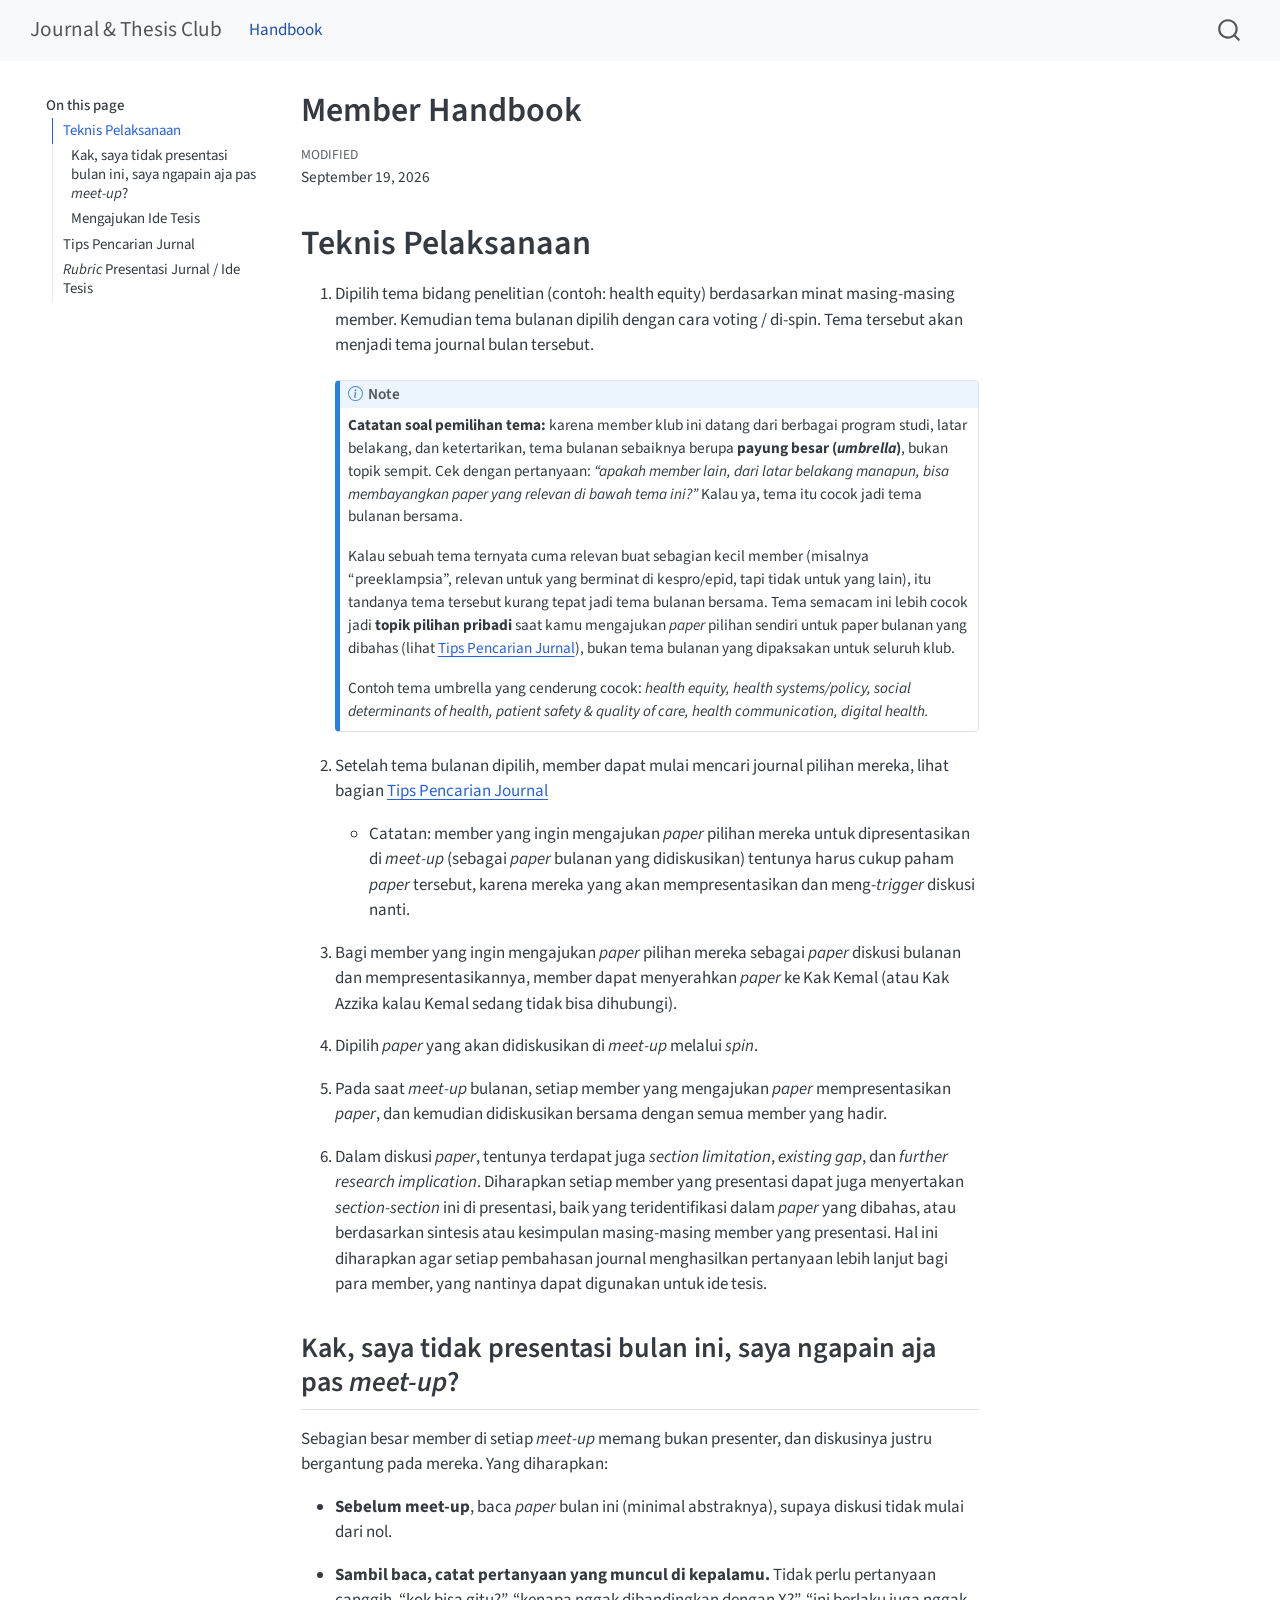
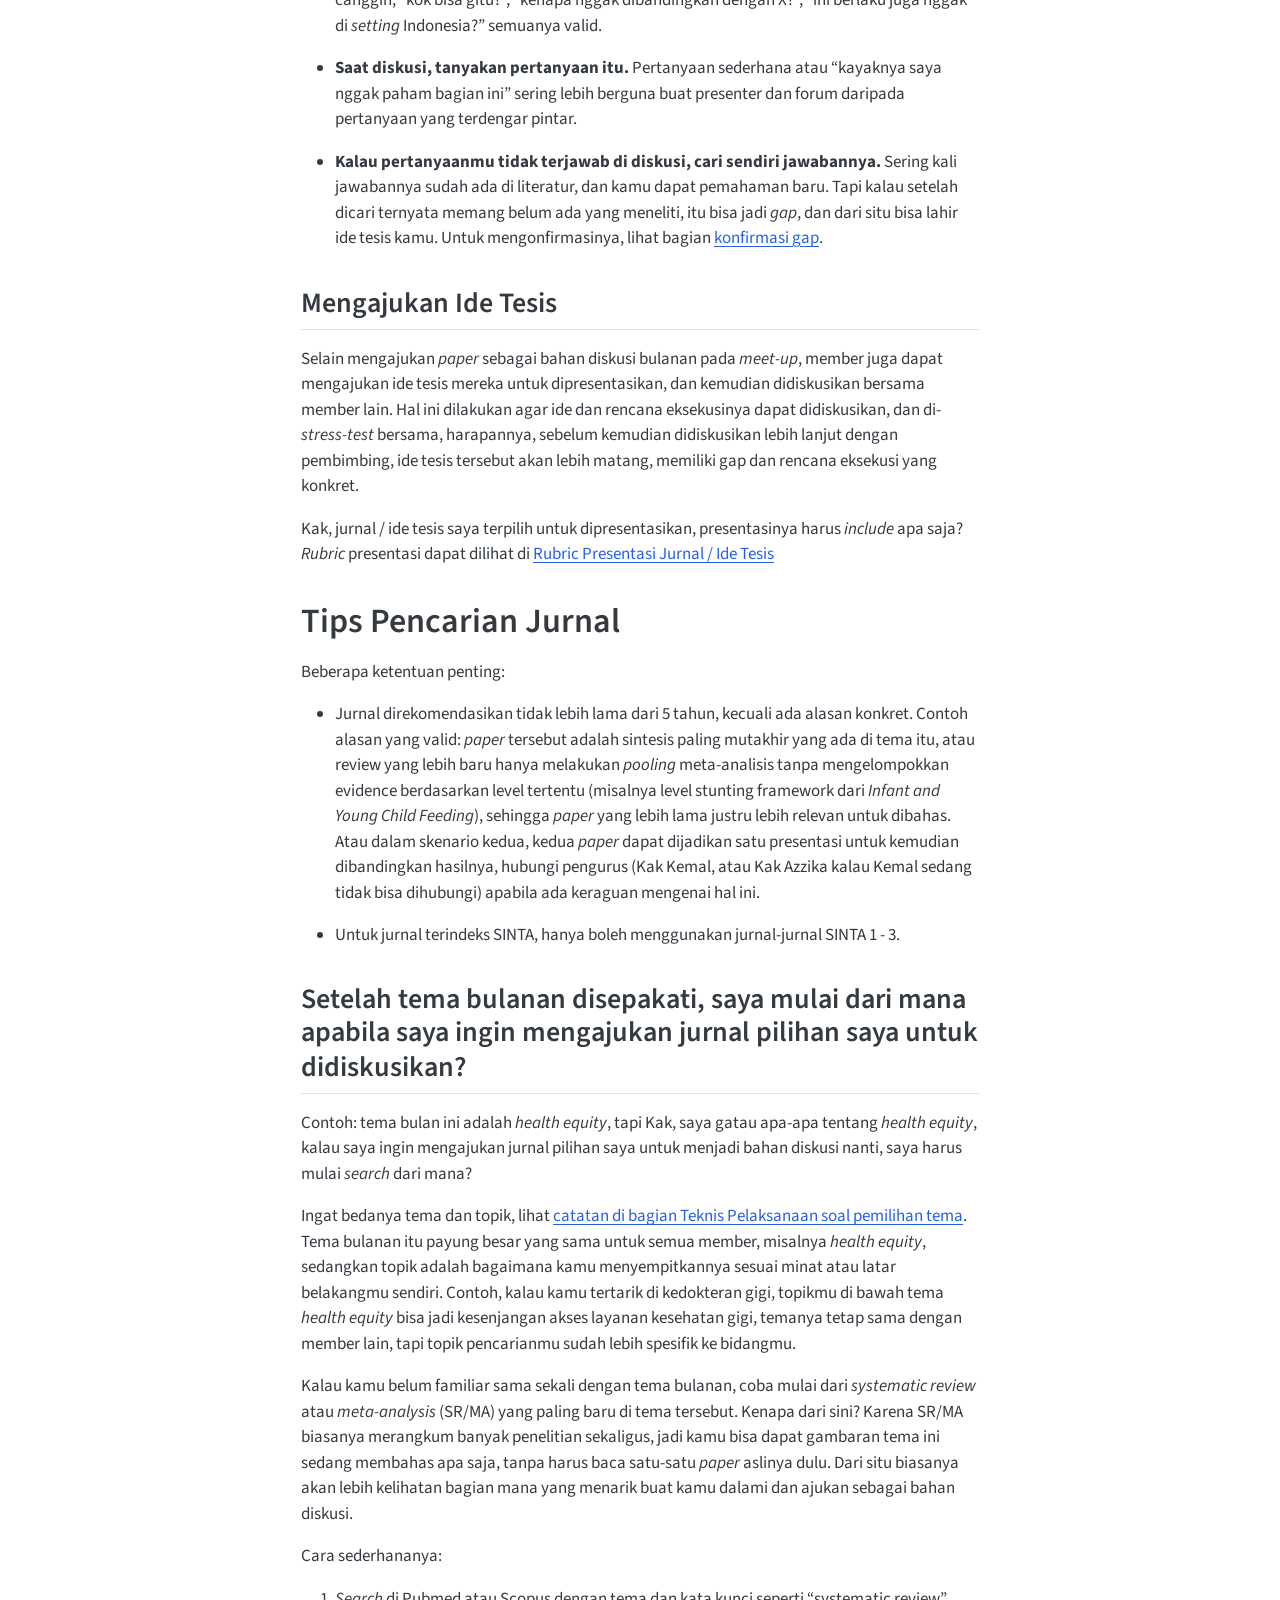
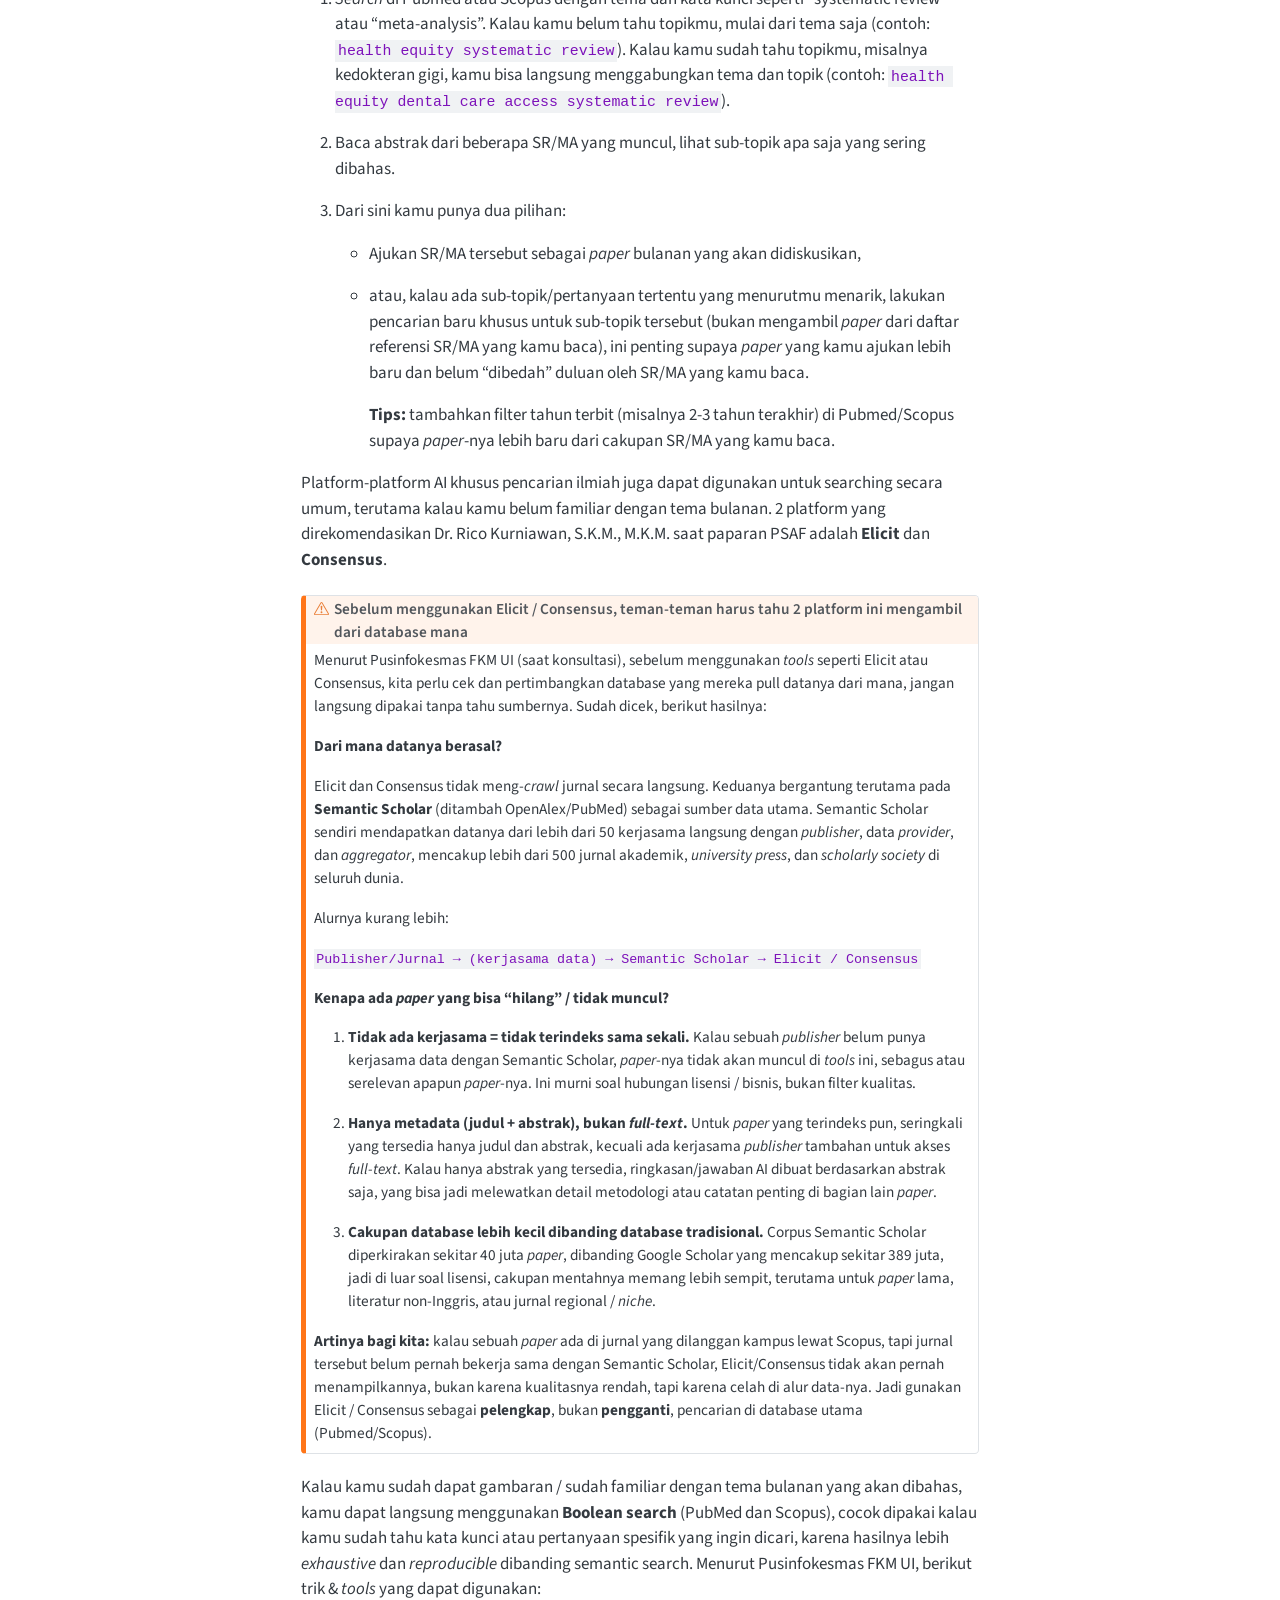
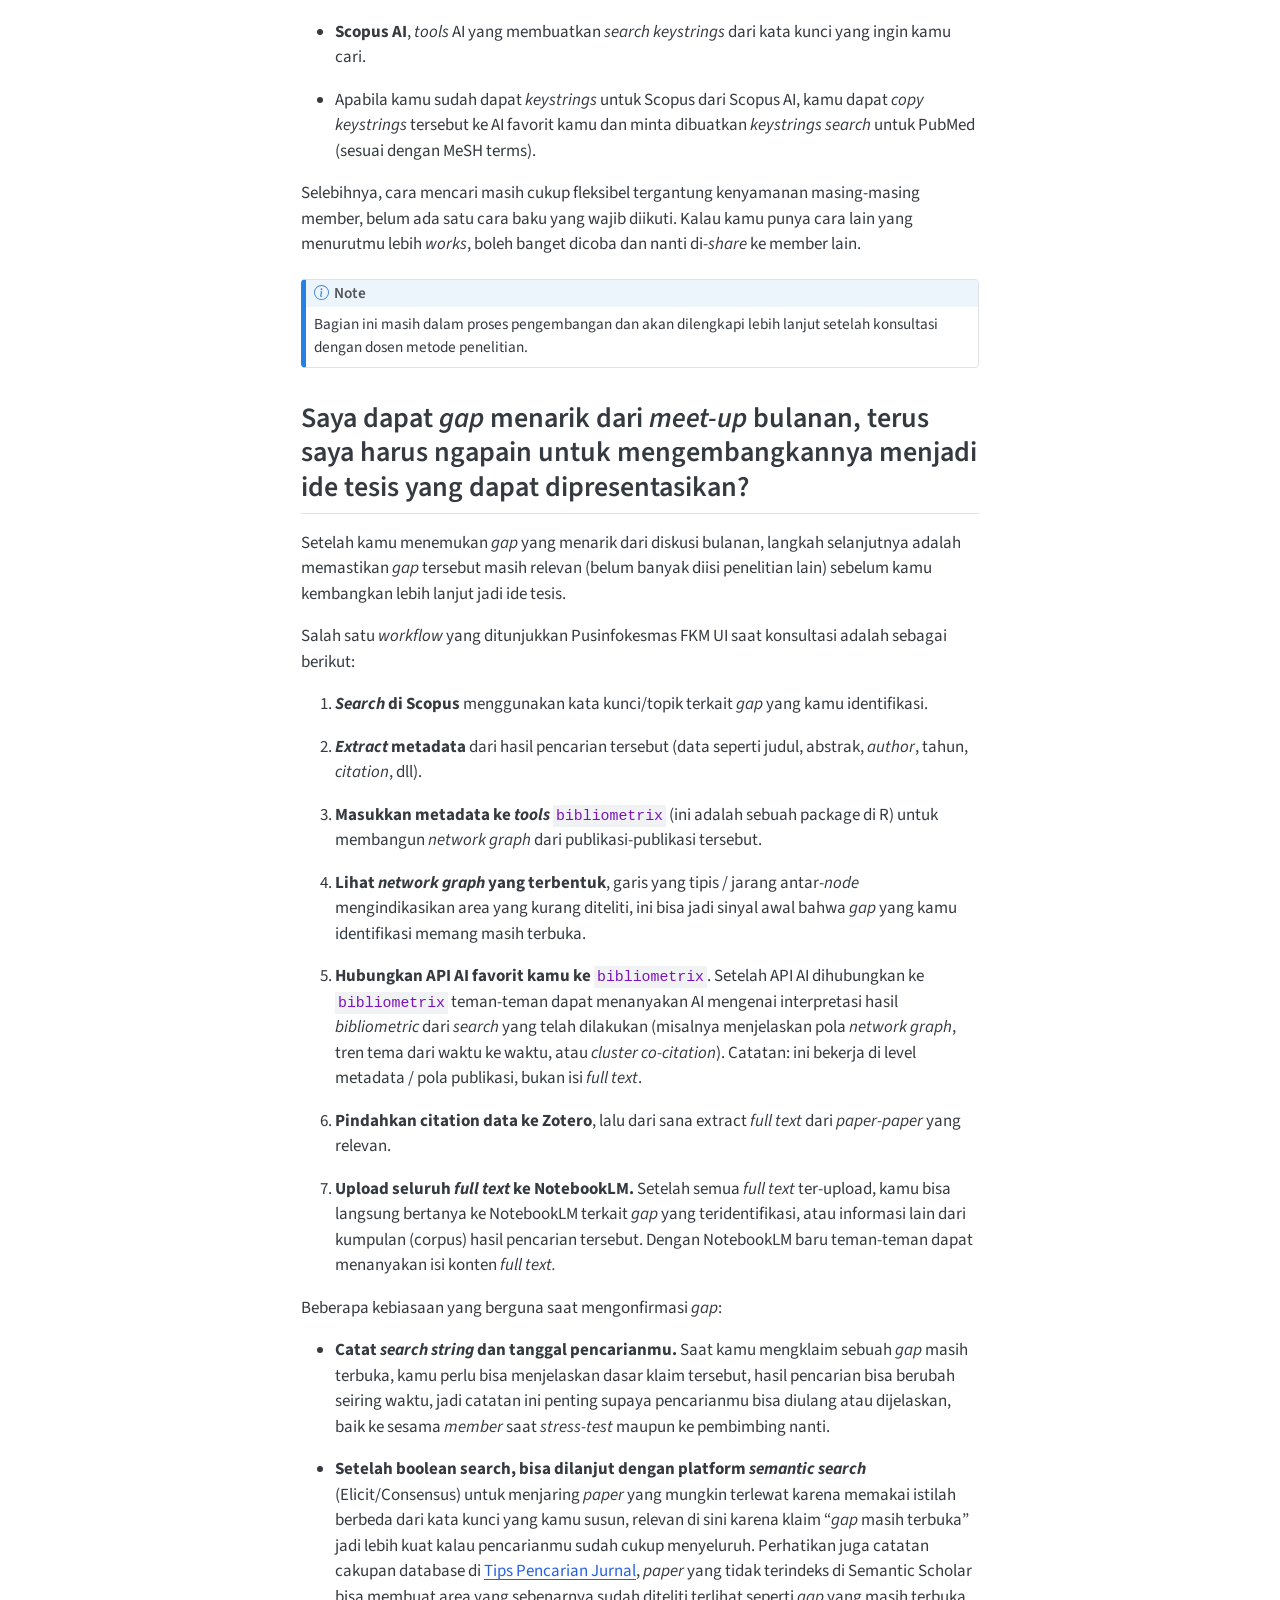
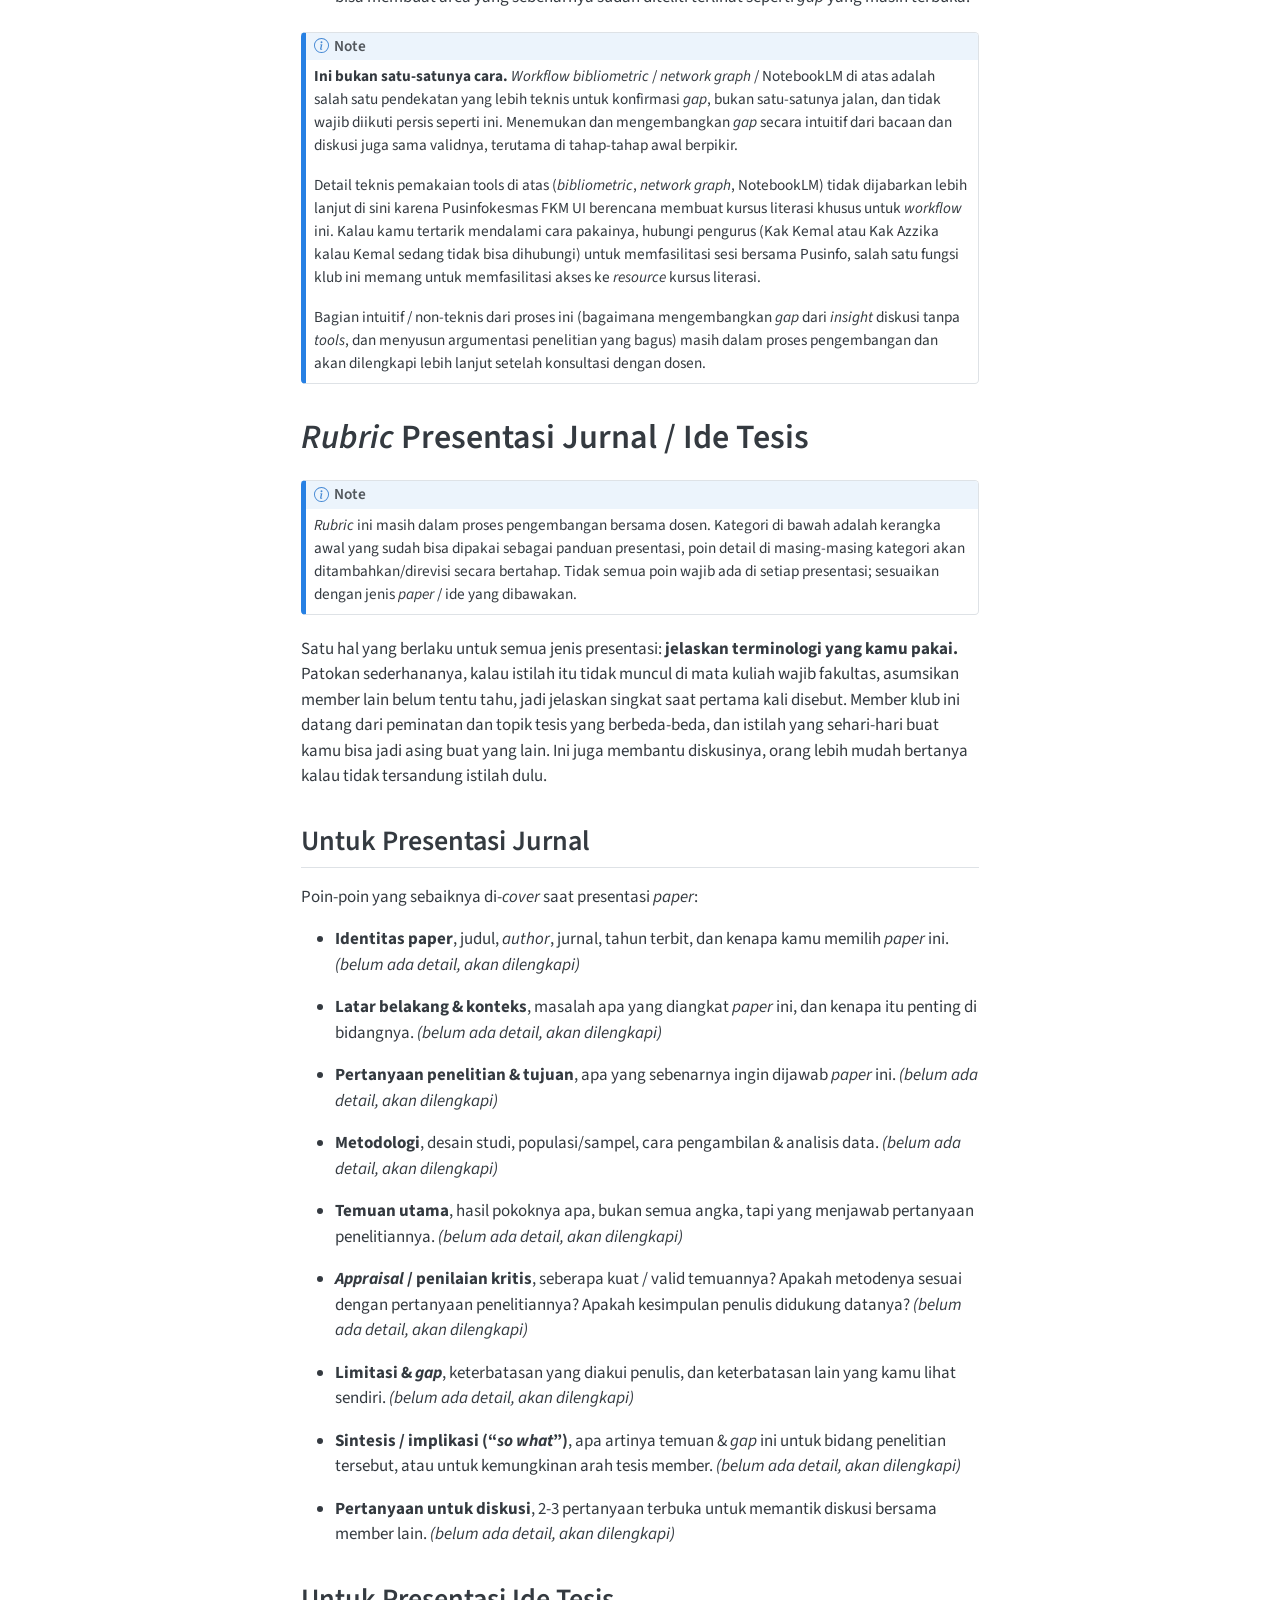
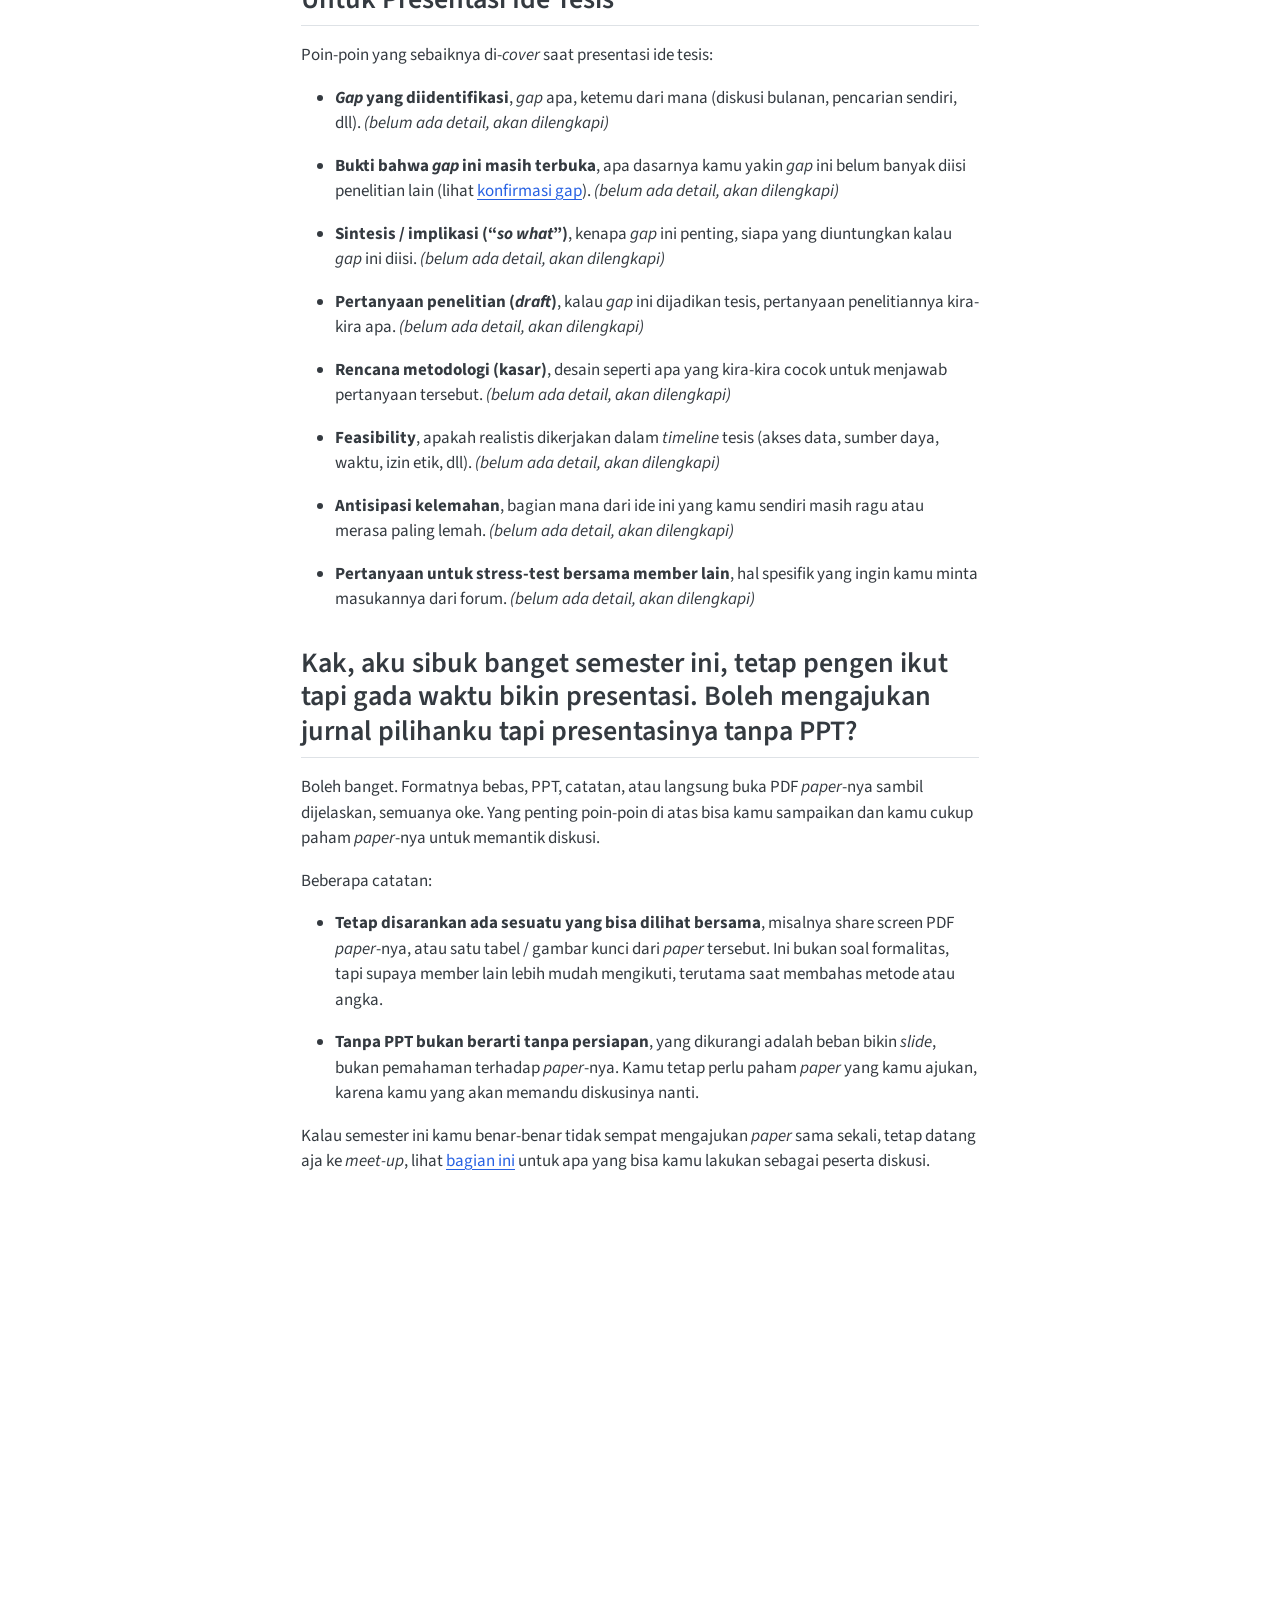
<file: index.html>
<html xmlns="http://www.w3.org/1999/xhtml">    
  <head>      
    <title>Redirect to Journal-Thesis-Club-Handbook.html</title>      
    <meta http-equiv="refresh" content="0;URL='Journal-Thesis-Club-Handbook.html'" />    
  </head>    
  <body> 
  </body>  
</html>
</file>
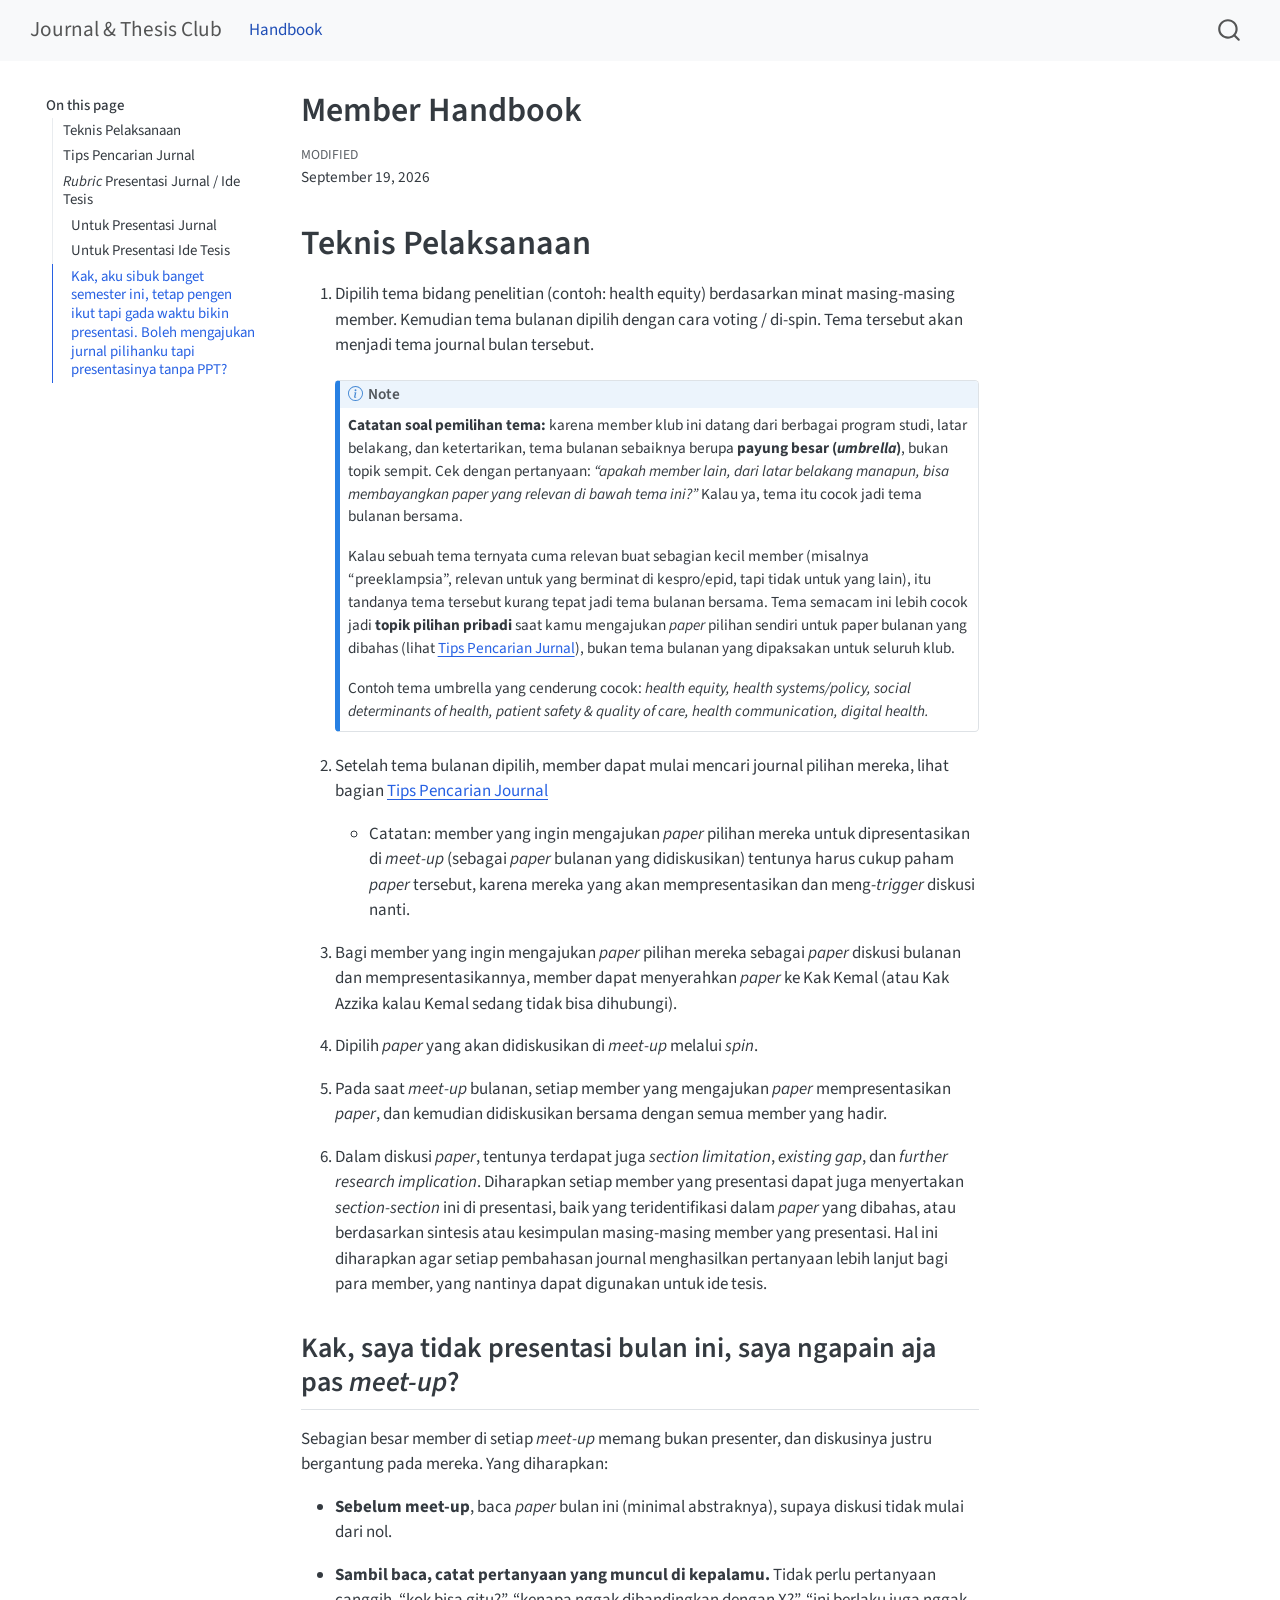
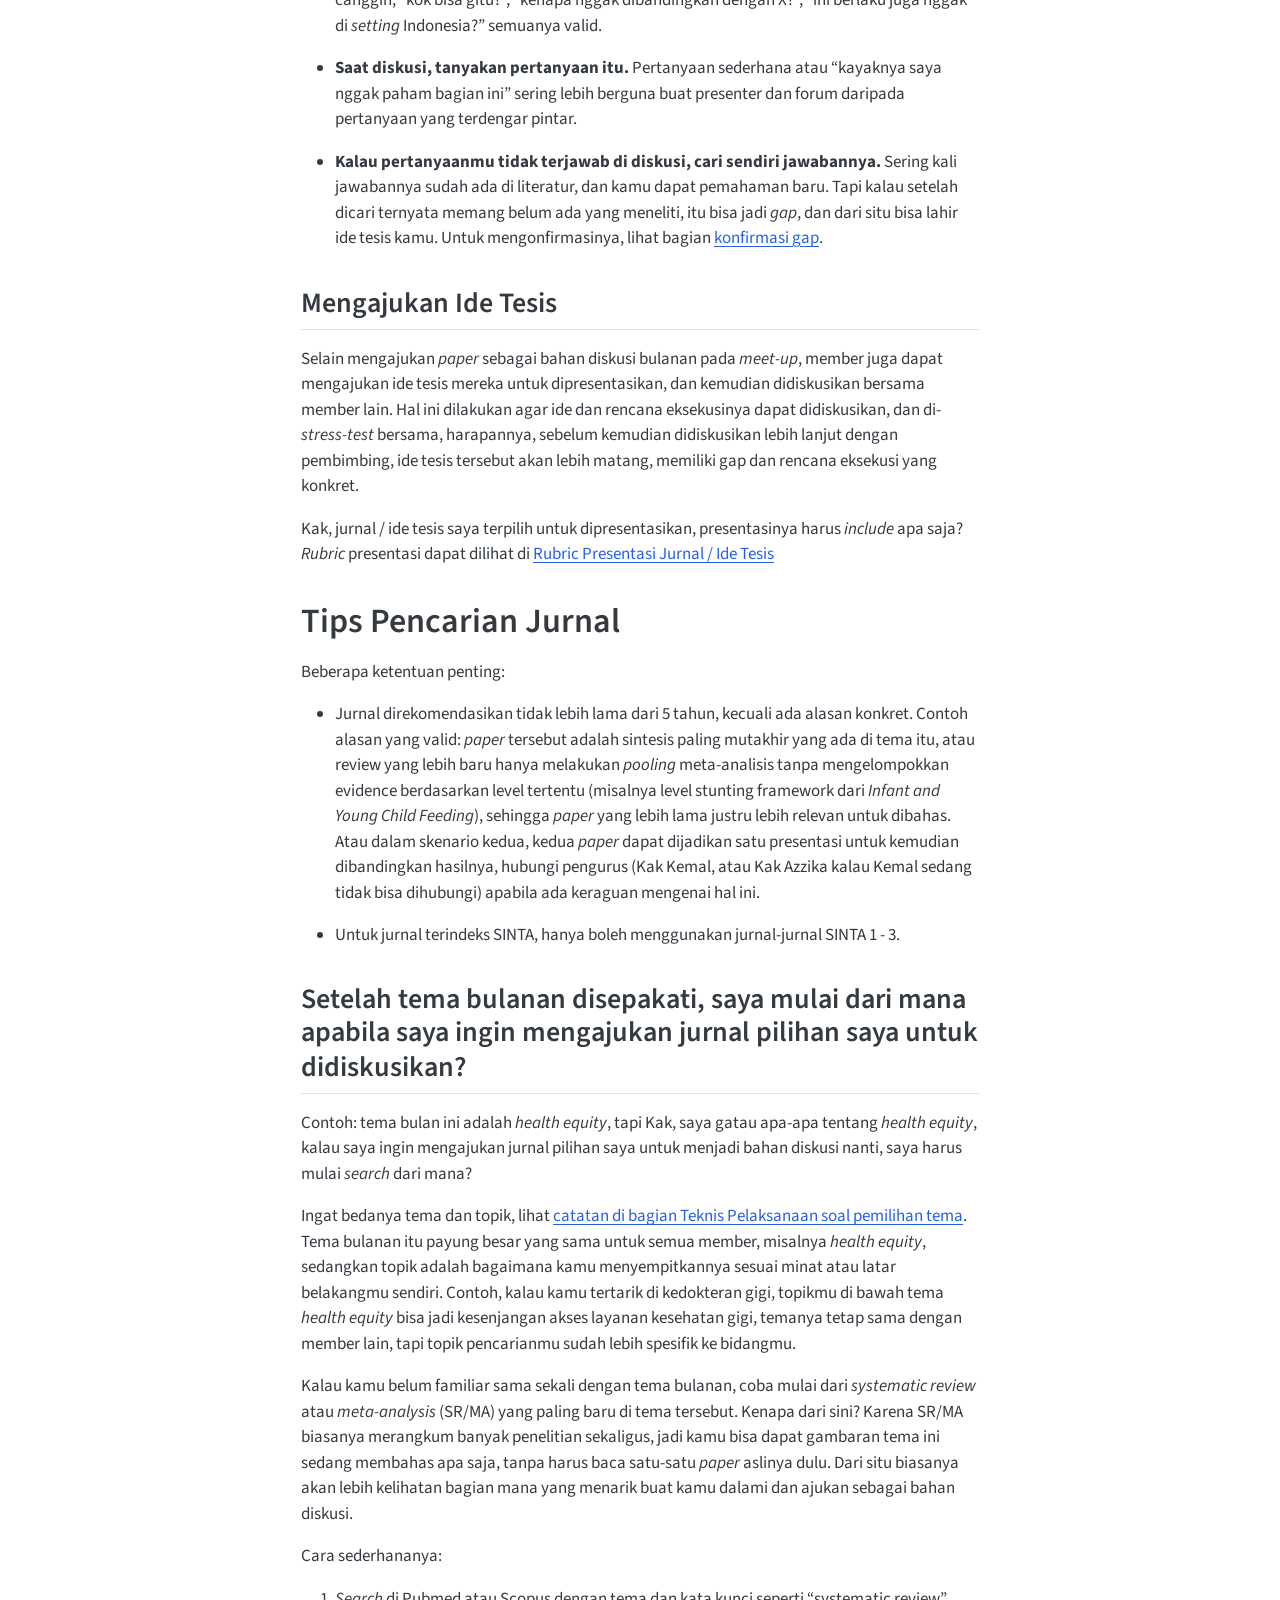
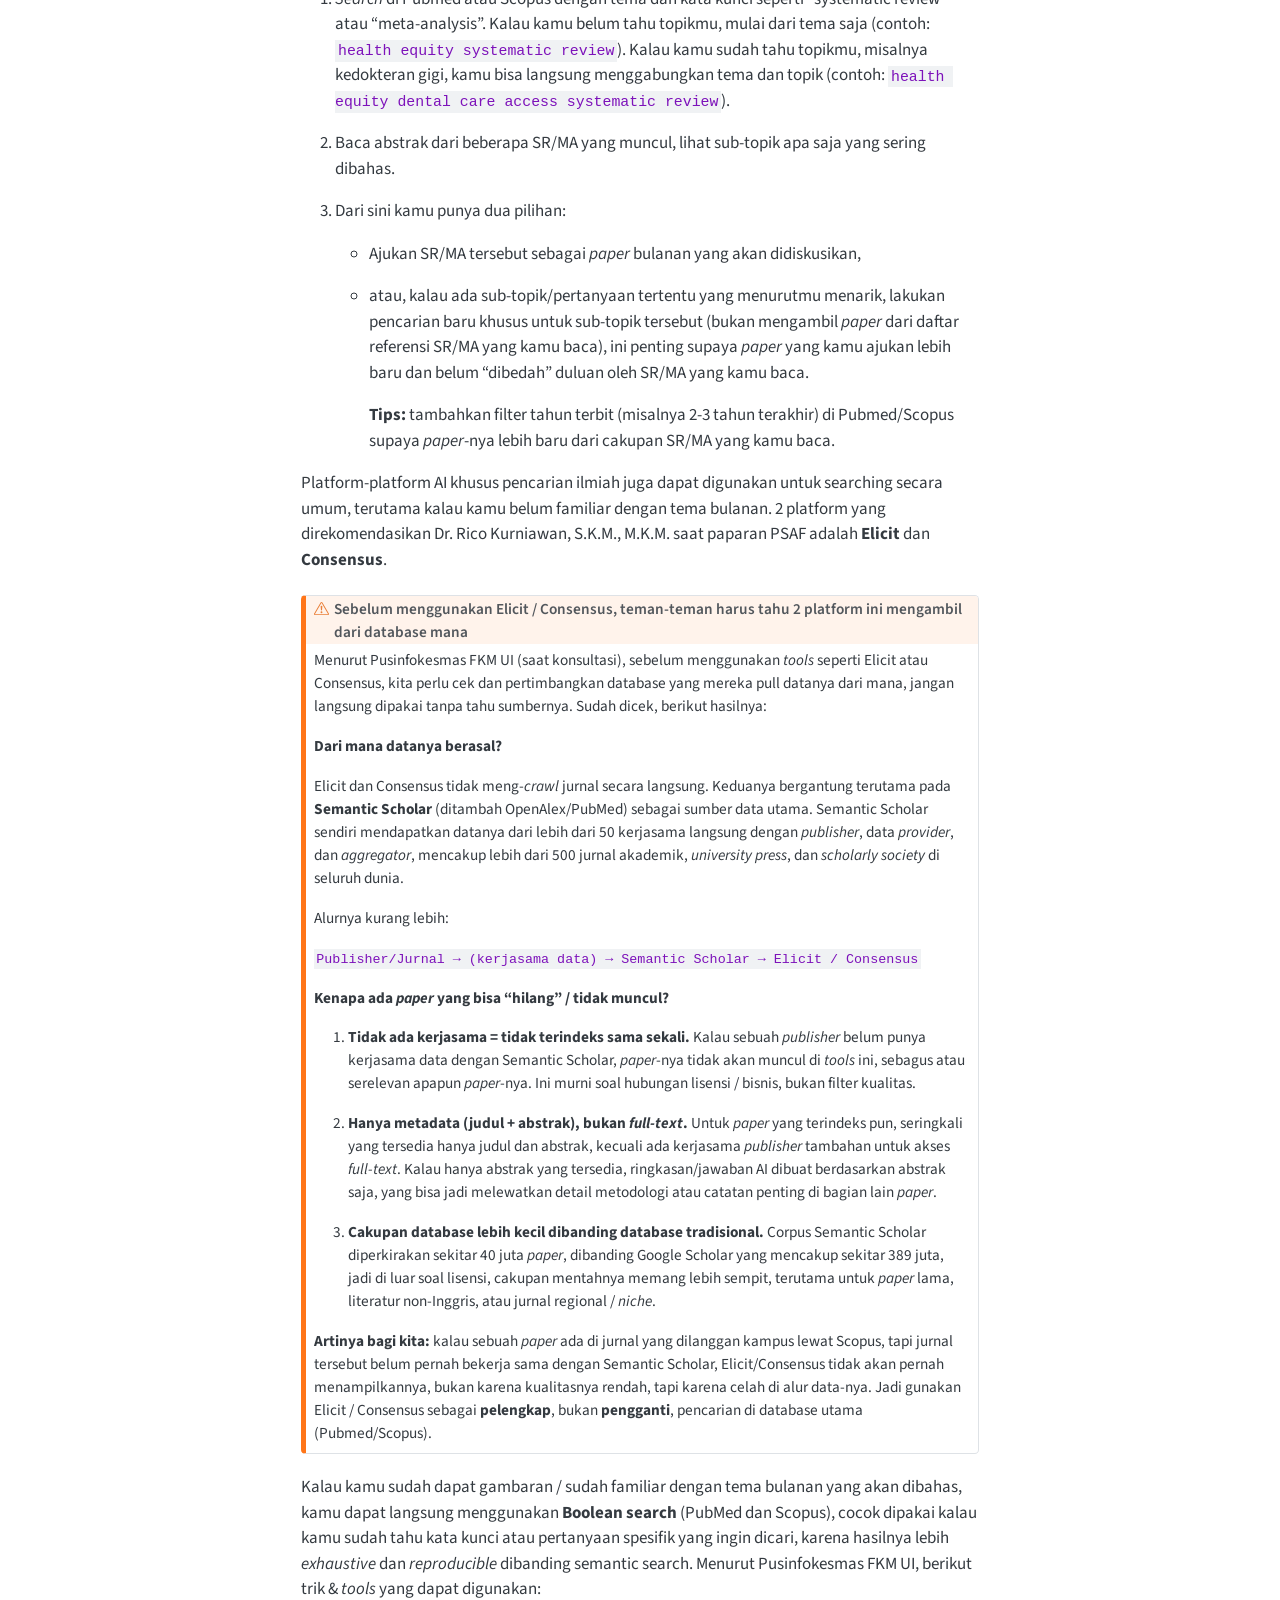
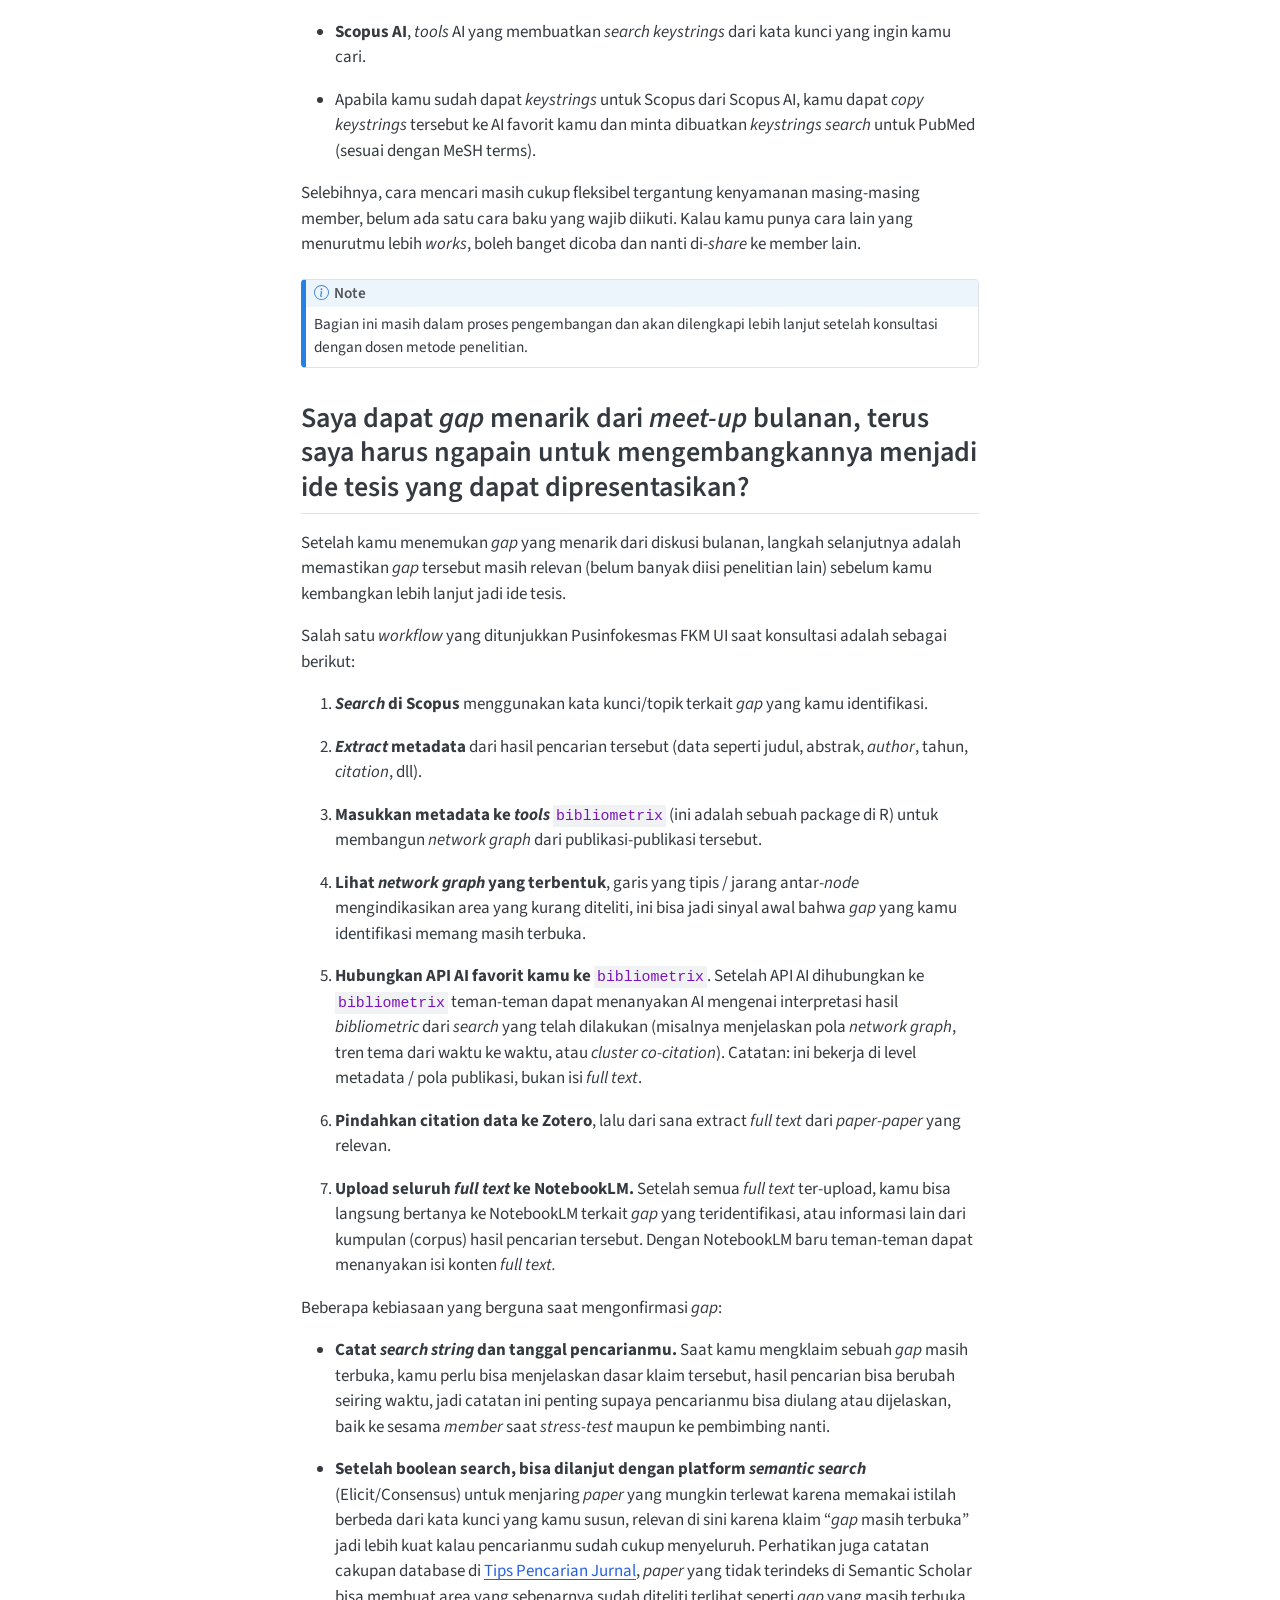
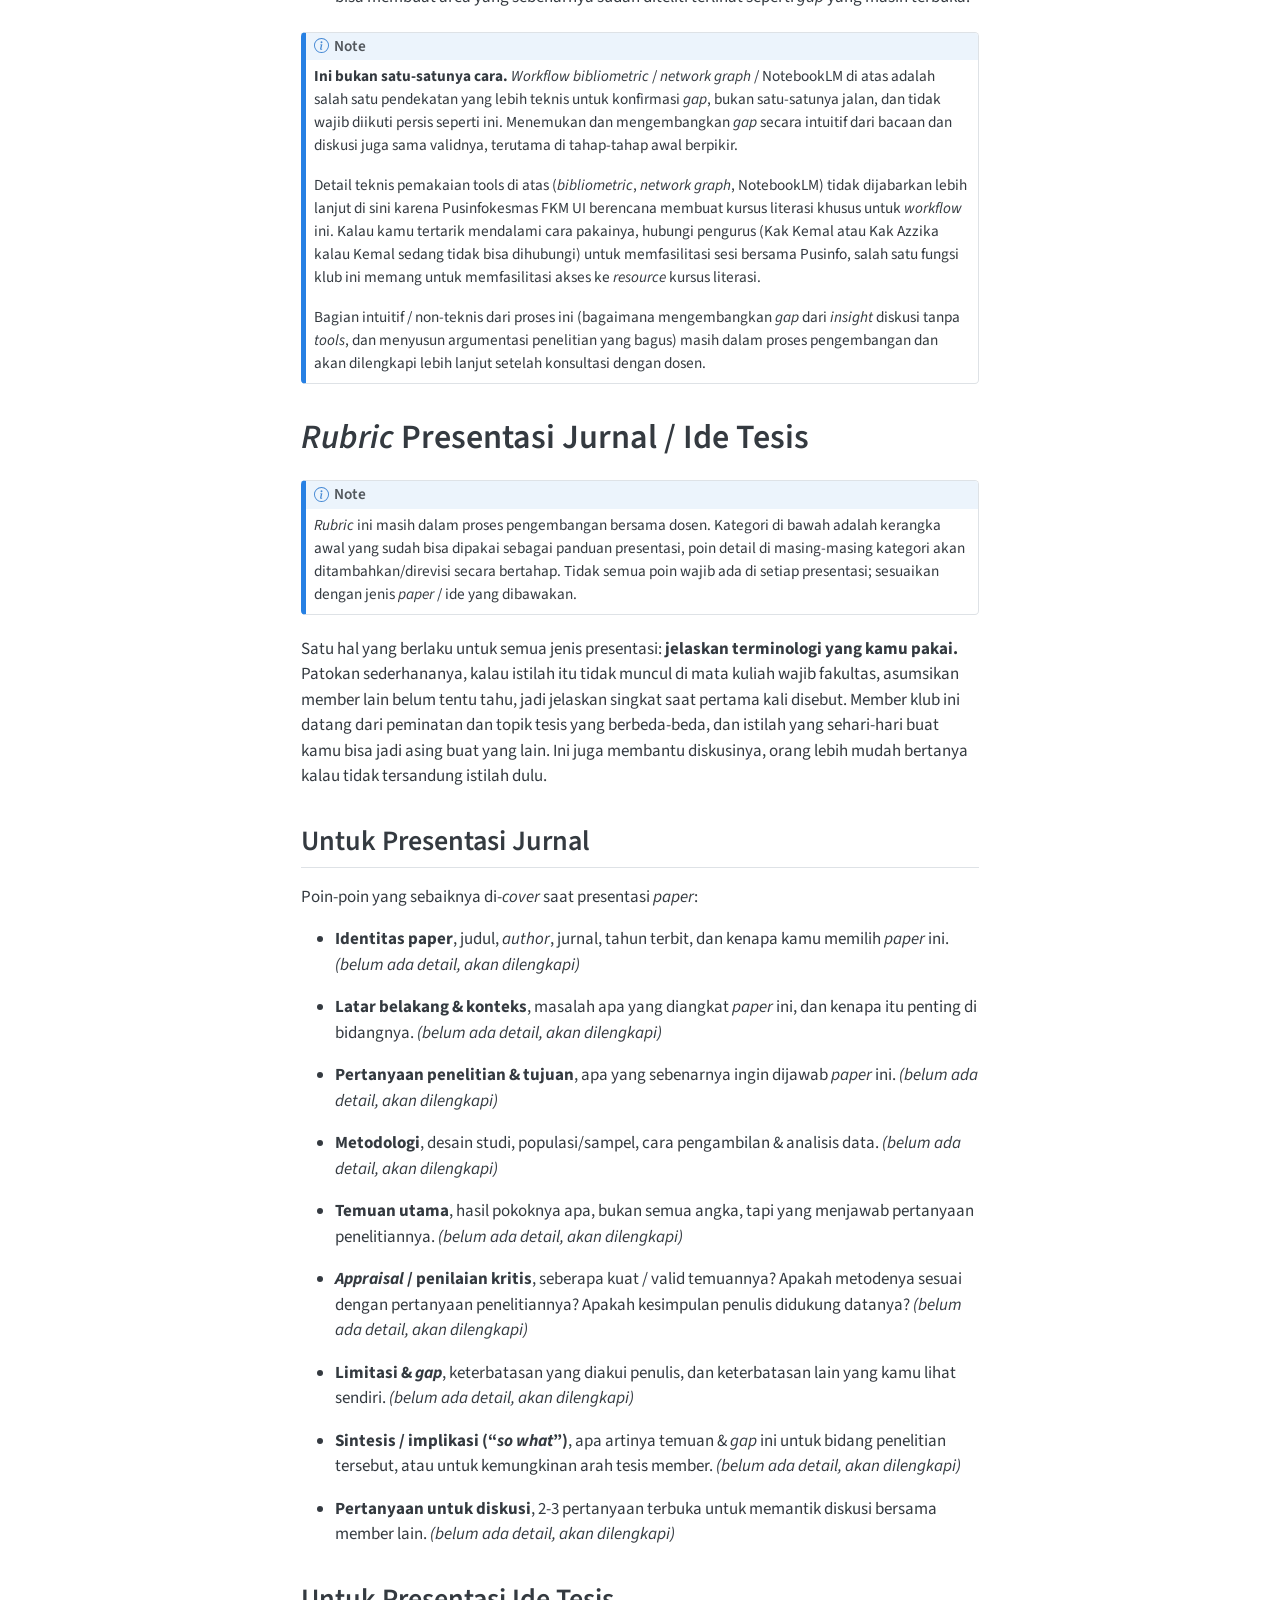
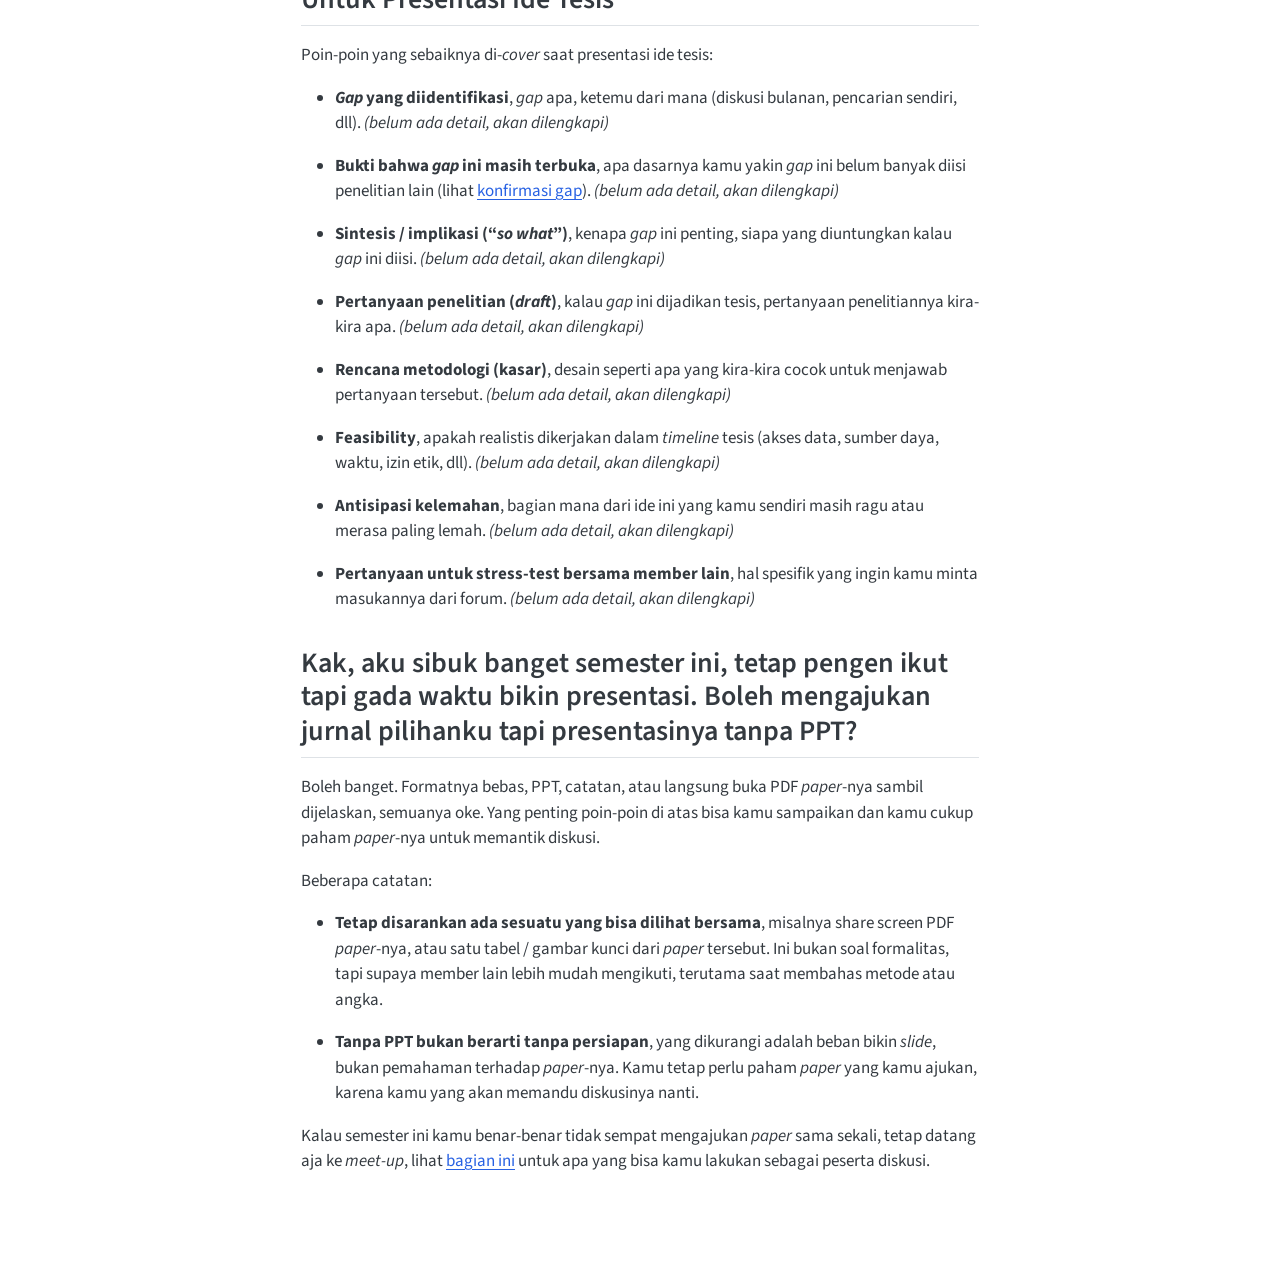
<file: Journal-Thesis-Club-Handbook.html>
<!DOCTYPE html>
<html xmlns="http://www.w3.org/1999/xhtml" lang="en" xml:lang="en"><head>

<meta charset="utf-8">
<meta name="generator" content="quarto-1.9.38">

<meta name="viewport" content="width=device-width, initial-scale=1.0, user-scalable=yes">


<title>Member Handbook – Journal &amp; Thesis Club</title>
<style>
/* Default styles provided by pandoc.
** See https://pandoc.org/MANUAL.html#variables-for-html for config info.
*/
code{white-space: pre-wrap;}
span.smallcaps{font-variant: small-caps;}
div.columns{display: flex; gap: min(4vw, 1.5em);}
div.column{flex: auto; overflow-x: auto;}
div.hanging-indent{margin-left: 1.5em; text-indent: -1.5em;}
ul.task-list{list-style: none;}
ul.task-list li input[type="checkbox"] {
  width: 0.8em;
  margin: 0 0.8em 0.2em -1em; /* quarto-specific, see https://github.com/quarto-dev/quarto-cli/issues/4556 */ 
  vertical-align: middle;
}
</style>


<script src="site_libs/quarto-nav/quarto-nav.js"></script>
<script src="site_libs/quarto-nav/headroom.min.js"></script>
<script src="site_libs/clipboard/clipboard.min.js"></script>
<script src="site_libs/quarto-search/autocomplete.umd.js"></script>
<script src="site_libs/quarto-search/fuse.min.js"></script>
<script src="site_libs/quarto-search/quarto-search.js"></script>
<meta name="quarto:offset" content="./">
<script src="site_libs/quarto-html/quarto.js" type="module"></script>
<script src="site_libs/quarto-html/tabsets/tabsets.js" type="module"></script>
<script src="site_libs/quarto-html/popper.min.js"></script>
<script src="site_libs/quarto-html/tippy.umd.min.js"></script>
<script src="site_libs/quarto-html/anchor.min.js"></script>
<link href="site_libs/quarto-html/tippy.css" rel="stylesheet">
<link href="site_libs/quarto-html/quarto-syntax-highlighting-15634bcf2e68342d4ad2dfa704d543f6.css" rel="stylesheet" id="quarto-text-highlighting-styles">
<script src="site_libs/bootstrap/bootstrap.min.js"></script>
<link href="site_libs/bootstrap/bootstrap-icons.css" rel="stylesheet">
<link href="site_libs/bootstrap/bootstrap-6352fb05b9f4c0ed358d04f7116c69e6.min.css" rel="stylesheet" append-hash="true" id="quarto-bootstrap" data-mode="light">
<script id="quarto-search-options" type="application/json">{
  "location": "navbar",
  "copy-button": false,
  "collapse-after": 3,
  "panel-placement": "end",
  "type": "overlay",
  "limit": 50,
  "keyboard-shortcut": [
    "f",
    "/",
    "s"
  ],
  "show-item-context": false,
  "language": {
    "search-no-results-text": "No results",
    "search-matching-documents-text": "matching documents",
    "search-copy-link-title": "Copy link to search",
    "search-hide-matches-text": "Hide additional matches",
    "search-more-match-text": "more match in this document",
    "search-more-matches-text": "more matches in this document",
    "search-clear-button-title": "Clear",
    "search-text-placeholder": "",
    "search-detached-cancel-button-title": "Cancel",
    "search-submit-button-title": "Submit",
    "search-label": "Search"
  }
}</script>


</head>

<body class="floating nav-fixed quarto-light">

<div id="quarto-search-results"></div>
  <header id="quarto-header" class="headroom fixed-top">
    <nav class="navbar navbar-expand-lg " data-bs-theme="dark">
      <div class="navbar-container container-fluid">
      <div class="navbar-brand-container mx-auto">
    <a class="navbar-brand" href="./index.html">
    <span class="navbar-title">Journal &amp; Thesis Club</span>
    </a>
  </div>
            <div id="quarto-search" class="" title="Search"></div>
          <button class="navbar-toggler" type="button" data-bs-toggle="collapse" data-bs-target="#navbarCollapse" aria-controls="navbarCollapse" role="menu" aria-expanded="false" aria-label="Toggle navigation" onclick="if (window.quartoToggleHeadroom) { window.quartoToggleHeadroom(); }">
  <span class="navbar-toggler-icon"></span>
</button>
          <div class="collapse navbar-collapse" id="navbarCollapse">
            <ul class="navbar-nav navbar-nav-scroll me-auto">
  <li class="nav-item">
    <a class="nav-link active" href="./Journal-Thesis-Club-Handbook.html" aria-current="page"> 
<span class="menu-text">Handbook</span></a>
  </li>  
</ul>
          </div> <!-- /navcollapse -->
            <div class="quarto-navbar-tools">
</div>
      </div> <!-- /container-fluid -->
    </nav>
</header>
<!-- content -->
<div id="quarto-content" class="quarto-container page-columns page-rows-contents page-layout-article page-navbar">
<!-- sidebar -->
  <nav id="quarto-sidebar" class="sidebar collapse collapse-horizontal quarto-sidebar-collapse-item sidebar-navigation floating overflow-auto">
    <nav id="TOC" role="doc-toc" class="toc-active">
    <h2 id="toc-title">On this page</h2>
   
  <ul>
  <li><a href="#teknis-pelaksanaan" id="toc-teknis-pelaksanaan" class="nav-link active" data-scroll-target="#teknis-pelaksanaan">Teknis Pelaksanaan</a>
  <ul class="collapse">
  <li><a href="#peran-peserta" id="toc-peran-peserta" class="nav-link" data-scroll-target="#peran-peserta">Kak, saya tidak presentasi bulan ini, saya ngapain aja pas <em>meet-up</em>?</a></li>
  <li><a href="#mengajukan-ide-tesis" id="toc-mengajukan-ide-tesis" class="nav-link" data-scroll-target="#mengajukan-ide-tesis">Mengajukan Ide Tesis</a></li>
  </ul></li>
  <li><a href="#tips-pencarian-jurnal" id="toc-tips-pencarian-jurnal" class="nav-link" data-scroll-target="#tips-pencarian-jurnal">Tips Pencarian Jurnal</a>
  <ul class="collapse">
  <li><a href="#setelah-tema-bulanan-disepakati-saya-mulai-dari-mana-apabila-saya-ingin-mengajukan-jurnal-pilihan-saya-untuk-didiskusikan" id="toc-setelah-tema-bulanan-disepakati-saya-mulai-dari-mana-apabila-saya-ingin-mengajukan-jurnal-pilihan-saya-untuk-didiskusikan" class="nav-link" data-scroll-target="#setelah-tema-bulanan-disepakati-saya-mulai-dari-mana-apabila-saya-ingin-mengajukan-jurnal-pilihan-saya-untuk-didiskusikan">Setelah tema bulanan disepakati, saya mulai dari mana apabila saya ingin mengajukan jurnal pilihan saya untuk didiskusikan?</a></li>
  <li><a href="#konfirmasi-gap" id="toc-konfirmasi-gap" class="nav-link" data-scroll-target="#konfirmasi-gap">Saya dapat <em>gap</em> menarik dari <em>meet-up</em> bulanan, terus saya harus ngapain untuk mengembangkannya menjadi ide tesis yang dapat dipresentasikan?</a></li>
  </ul></li>
  <li><a href="#rubric-presentasi" id="toc-rubric-presentasi" class="nav-link" data-scroll-target="#rubric-presentasi"><em>Rubric</em> Presentasi Jurnal / Ide Tesis</a>
  <ul class="collapse">
  <li><a href="#untuk-presentasi-jurnal" id="toc-untuk-presentasi-jurnal" class="nav-link" data-scroll-target="#untuk-presentasi-jurnal">Untuk Presentasi Jurnal</a></li>
  <li><a href="#untuk-presentasi-ide-tesis" id="toc-untuk-presentasi-ide-tesis" class="nav-link" data-scroll-target="#untuk-presentasi-ide-tesis">Untuk Presentasi Ide Tesis</a></li>
  <li><a href="#kak-aku-sibuk-banget-semester-ini-tetap-pengen-ikut-tapi-gada-waktu-bikin-presentasi.-boleh-mengajukan-jurnal-pilihanku-tapi-presentasinya-tanpa-ppt" id="toc-kak-aku-sibuk-banget-semester-ini-tetap-pengen-ikut-tapi-gada-waktu-bikin-presentasi.-boleh-mengajukan-jurnal-pilihanku-tapi-presentasinya-tanpa-ppt" class="nav-link" data-scroll-target="#kak-aku-sibuk-banget-semester-ini-tetap-pengen-ikut-tapi-gada-waktu-bikin-presentasi.-boleh-mengajukan-jurnal-pilihanku-tapi-presentasinya-tanpa-ppt">Kak, aku sibuk banget semester ini, tetap pengen ikut tapi gada waktu bikin presentasi. Boleh mengajukan jurnal pilihanku tapi presentasinya tanpa PPT?</a></li>
  </ul></li>
  </ul>
</nav>
</nav>
<div id="quarto-sidebar-glass" class="quarto-sidebar-collapse-item" data-bs-toggle="collapse" data-bs-target=".quarto-sidebar-collapse-item"></div>
<!-- margin-sidebar -->
    <div id="quarto-margin-sidebar" class="sidebar margin-sidebar zindex-bottom">
    </div>
<!-- main -->
<main class="content" id="quarto-document-content">

<header id="title-block-header" class="quarto-title-block default">
<div class="quarto-title">
<h1 class="title">Member Handbook</h1>
</div>



<div class="quarto-title-meta">

    
  
    <div>
    <div class="quarto-title-meta-heading">Modified</div>
    <div class="quarto-title-meta-contents">
      <p class="date-modified">September 19, 2026</p>
    </div>
  </div>
    
  </div>
  


</header>


<section id="teknis-pelaksanaan" class="level1">
<h1>Teknis Pelaksanaan</h1>
<ol type="1">
<li><p>Dipilih tema bidang penelitian (contoh: health equity) berdasarkan minat masing-masing member. Kemudian tema bulanan dipilih dengan cara voting / di-spin. Tema tersebut akan menjadi tema journal bulan tersebut.</p>
<div id="pemilihan-tema" class="callout callout-style-default callout-note callout-titled">
<div class="callout-header d-flex align-content-center">
<div class="callout-icon-container">
<i class="callout-icon"></i>
</div>
<div class="callout-title-container flex-fill">
Note
</div>
</div>
<div class="callout-body-container callout-body">
<p><strong>Catatan soal pemilihan tema:</strong> karena member klub ini datang dari berbagai program studi, latar belakang, dan ketertarikan, tema bulanan sebaiknya berupa <strong>payung besar (<em>umbrella</em>)</strong>, bukan topik sempit. Cek dengan pertanyaan: <em>“apakah member lain, dari latar belakang manapun, bisa membayangkan paper yang relevan di bawah tema ini?”</em> Kalau ya, tema itu cocok jadi tema bulanan bersama.</p>
<p>Kalau sebuah tema ternyata cuma relevan buat sebagian kecil member (misalnya “preeklampsia”, relevan untuk yang berminat di kespro/epid, tapi tidak untuk yang lain), itu tandanya tema tersebut kurang tepat jadi tema bulanan bersama. Tema semacam ini lebih cocok jadi <strong>topik pilihan pribadi</strong> saat kamu mengajukan <em>paper</em> pilihan sendiri untuk paper bulanan yang dibahas (lihat <a href="#tips-pencarian-jurnal">Tips Pencarian Jurnal</a>), bukan tema bulanan yang dipaksakan untuk seluruh klub.</p>
<p>Contoh tema umbrella yang cenderung cocok: <em>health equity, health systems/policy, social determinants of health, patient safety &amp; quality of care, health communication, digital health.</em></p>
</div>
</div></li>
<li><p>Setelah tema bulanan dipilih, member dapat mulai mencari journal pilihan mereka, lihat bagian <a href="#tips-pencarian-jurnal">Tips Pencarian Journal</a></p>
<ul>
<li>Catatan: member yang ingin mengajukan <em>paper</em> pilihan mereka untuk dipresentasikan di <em>meet-up</em> (sebagai <em>paper</em> bulanan yang didiskusikan) tentunya harus cukup paham <em>paper</em> tersebut, karena mereka yang akan mempresentasikan dan meng-<em>trigger</em> diskusi nanti.</li>
</ul></li>
<li><p>Bagi member yang ingin mengajukan <em>paper</em> pilihan mereka sebagai <em>paper</em> diskusi bulanan dan mempresentasikannya, member dapat menyerahkan <em>paper</em> ke Kak Kemal (atau Kak Azzika kalau Kemal sedang tidak bisa dihubungi).</p></li>
<li><p>Dipilih <em>paper</em> yang akan didiskusikan di <em>meet-up</em> melalui <em>spin</em>.</p></li>
<li><p>Pada saat <em>meet-up</em> bulanan, setiap member yang mengajukan <em>paper</em> mempresentasikan <em>paper</em>, dan kemudian didiskusikan bersama dengan semua member yang hadir.</p></li>
<li><p>Dalam diskusi <em>paper</em>, tentunya terdapat juga <em>section limitation</em>, <em>existing gap</em>, dan <em>further research implication</em>. Diharapkan setiap member yang presentasi dapat juga menyertakan <em>section-section</em> ini di presentasi, baik yang teridentifikasi dalam <em>paper</em> yang dibahas, atau berdasarkan sintesis atau kesimpulan masing-masing member yang presentasi. Hal ini diharapkan agar setiap pembahasan journal menghasilkan pertanyaan lebih lanjut bagi para member, yang nantinya dapat digunakan untuk ide tesis.</p></li>
</ol>
<section id="peran-peserta" class="level2">
<h2 class="anchored" data-anchor-id="peran-peserta">Kak, saya tidak presentasi bulan ini, saya ngapain aja pas <em>meet-up</em>?</h2>
<p>Sebagian besar member di setiap <em>meet-up</em> memang bukan presenter, dan diskusinya justru bergantung pada mereka. Yang diharapkan:</p>
<ul>
<li><p><strong>Sebelum meet-up</strong>, baca <em>paper</em> bulan ini (minimal abstraknya), supaya diskusi tidak mulai dari nol.</p></li>
<li><p><strong>Sambil baca, catat pertanyaan yang muncul di kepalamu.</strong> Tidak perlu pertanyaan canggih, “kok bisa gitu?”, “kenapa nggak dibandingkan dengan X?”, “ini berlaku juga nggak di <em>setting</em> Indonesia?” semuanya valid.</p></li>
<li><p><strong>Saat diskusi, tanyakan pertanyaan itu.</strong> Pertanyaan sederhana atau “kayaknya saya nggak paham bagian ini” sering lebih berguna buat presenter dan forum daripada pertanyaan yang terdengar pintar.</p></li>
<li><p><strong>Kalau pertanyaanmu tidak terjawab di diskusi, cari sendiri jawabannya.</strong> Sering kali jawabannya sudah ada di literatur, dan kamu dapat pemahaman baru. Tapi kalau setelah dicari ternyata memang belum ada yang meneliti, itu bisa jadi <em>gap</em>, dan dari situ bisa lahir ide tesis kamu. Untuk mengonfirmasinya, lihat bagian <a href="#konfirmasi-gap">konfirmasi gap</a>.</p></li>
</ul>
</section>
<section id="mengajukan-ide-tesis" class="level2">
<h2 class="anchored" data-anchor-id="mengajukan-ide-tesis">Mengajukan Ide Tesis</h2>
<p>Selain mengajukan <em>paper</em> sebagai bahan diskusi bulanan pada <em>meet-up</em>, member juga dapat mengajukan ide tesis mereka untuk dipresentasikan, dan kemudian didiskusikan bersama member lain. Hal ini dilakukan agar ide dan rencana eksekusinya dapat didiskusikan, dan di-<em>stress-test</em> bersama, harapannya, sebelum kemudian didiskusikan lebih lanjut dengan pembimbing, ide tesis tersebut akan lebih matang, memiliki gap dan rencana eksekusi yang konkret.</p>
<p>Kak, jurnal / ide tesis saya terpilih untuk dipresentasikan, presentasinya harus <em>include</em> apa saja? <em>Rubric</em> presentasi dapat dilihat di <a href="#rubric-presentasi">Rubric Presentasi Jurnal / Ide Tesis</a></p>
</section>
</section>
<section id="tips-pencarian-jurnal" class="level1">
<h1>Tips Pencarian Jurnal</h1>
<p>Beberapa ketentuan penting:</p>
<ul>
<li><p>Jurnal direkomendasikan tidak lebih lama dari 5 tahun, kecuali ada alasan konkret. Contoh alasan yang valid: <em>paper</em> tersebut adalah sintesis paling mutakhir yang ada di tema itu, atau review yang lebih baru hanya melakukan <em>pooling</em> meta-analisis tanpa mengelompokkan evidence berdasarkan level tertentu (misalnya level stunting framework dari <em>Infant and Young Child Feeding</em>), sehingga <em>paper</em> yang lebih lama justru lebih relevan untuk dibahas. Atau dalam skenario kedua, kedua <em>paper</em> dapat dijadikan satu presentasi untuk kemudian dibandingkan hasilnya, hubungi pengurus (Kak Kemal, atau Kak Azzika kalau Kemal sedang tidak bisa dihubungi) apabila ada keraguan mengenai hal ini.</p></li>
<li><p>Untuk jurnal terindeks SINTA, hanya boleh menggunakan jurnal-jurnal SINTA 1 - 3.</p></li>
</ul>
<section id="setelah-tema-bulanan-disepakati-saya-mulai-dari-mana-apabila-saya-ingin-mengajukan-jurnal-pilihan-saya-untuk-didiskusikan" class="level2">
<h2 class="anchored" data-anchor-id="setelah-tema-bulanan-disepakati-saya-mulai-dari-mana-apabila-saya-ingin-mengajukan-jurnal-pilihan-saya-untuk-didiskusikan">Setelah tema bulanan disepakati, saya mulai dari mana apabila saya ingin mengajukan jurnal pilihan saya untuk didiskusikan?</h2>
<p>Contoh: tema bulan ini adalah <em>health equity</em>, tapi Kak, saya gatau apa-apa tentang <em>health equity</em>, kalau saya ingin mengajukan jurnal pilihan saya untuk menjadi bahan diskusi nanti, saya harus mulai <em>search</em> dari mana?</p>
<p>Ingat bedanya tema dan topik, lihat <a href="#pemilihan-tema">catatan di bagian Teknis Pelaksanaan soal pemilihan tema</a>. Tema bulanan itu payung besar yang sama untuk semua member, misalnya <em>health equity</em>, sedangkan topik adalah bagaimana kamu menyempitkannya sesuai minat atau latar belakangmu sendiri. Contoh, kalau kamu tertarik di kedokteran gigi, topikmu di bawah tema <em>health equity</em> bisa jadi kesenjangan akses layanan kesehatan gigi, temanya tetap sama dengan member lain, tapi topik pencarianmu sudah lebih spesifik ke bidangmu.</p>
<p>Kalau kamu belum familiar sama sekali dengan tema bulanan, coba mulai dari <em>systematic review</em> atau <em>meta-analysis</em> (SR/MA) yang paling baru di tema tersebut. Kenapa dari sini? Karena SR/MA biasanya merangkum banyak penelitian sekaligus, jadi kamu bisa dapat gambaran tema ini sedang membahas apa saja, tanpa harus baca satu-satu <em>paper</em> aslinya dulu. Dari situ biasanya akan lebih kelihatan bagian mana yang menarik buat kamu dalami dan ajukan sebagai bahan diskusi.</p>
<p>Cara sederhananya:</p>
<ol type="1">
<li><p><em>Search</em> di Pubmed atau Scopus dengan tema dan kata kunci seperti “systematic review” atau “meta-analysis”. Kalau kamu belum tahu topikmu, mulai dari tema saja (contoh: <code>health equity systematic review</code>). Kalau kamu sudah tahu topikmu, misalnya kedokteran gigi, kamu bisa langsung menggabungkan tema dan topik (contoh: <code>health equity dental care access systematic review</code>).</p></li>
<li><p>Baca abstrak dari beberapa SR/MA yang muncul, lihat sub-topik apa saja yang sering dibahas.</p></li>
<li><p>Dari sini kamu punya dua pilihan:</p>
<ul>
<li><p>Ajukan SR/MA tersebut sebagai <em>paper</em> bulanan yang akan didiskusikan,</p></li>
<li><p>atau, kalau ada sub-topik/pertanyaan tertentu yang menurutmu menarik, lakukan pencarian baru khusus untuk sub-topik tersebut (bukan mengambil <em>paper</em> dari daftar referensi SR/MA yang kamu baca), ini penting supaya <em>paper</em> yang kamu ajukan lebih baru dan belum “dibedah” duluan oleh SR/MA yang kamu baca.</p>
<p><strong>Tips:</strong> tambahkan filter tahun terbit (misalnya 2-3 tahun terakhir) di Pubmed/Scopus supaya <em>paper</em>-nya lebih baru dari cakupan SR/MA yang kamu baca.</p></li>
</ul></li>
</ol>
<p>Platform-platform AI khusus pencarian ilmiah juga dapat digunakan untuk searching secara umum, terutama kalau kamu belum familiar dengan tema bulanan. 2 platform yang direkomendasikan Dr.&nbsp;Rico Kurniawan, S.K.M., M.K.M. saat paparan PSAF adalah <strong>Elicit</strong> dan <strong>Consensus</strong>.</p>
<div class="callout callout-style-default callout-warning callout-titled" title="Sebelum menggunakan Elicit / Consensus, teman-teman harus tahu 2 platform ini mengambil dari database mana">
<div class="callout-header d-flex align-content-center">
<div class="callout-icon-container">
<i class="callout-icon"></i>
</div>
<div class="callout-title-container flex-fill">
<span class="screen-reader-only">Warning</span>Sebelum menggunakan Elicit / Consensus, teman-teman harus tahu 2 platform ini mengambil dari database mana
</div>
</div>
<div class="callout-body-container callout-body">
<p>Menurut Pusinfokesmas FKM UI (saat konsultasi), sebelum menggunakan <em>tools</em> seperti Elicit atau Consensus, kita perlu cek dan pertimbangkan database yang mereka pull datanya dari mana, jangan langsung dipakai tanpa tahu sumbernya. Sudah dicek, berikut hasilnya:</p>
<p><strong>Dari mana datanya berasal?</strong></p>
<p>Elicit dan Consensus tidak meng-<em>crawl</em> jurnal secara langsung. Keduanya bergantung terutama pada <strong>Semantic Scholar</strong> (ditambah OpenAlex/PubMed) sebagai sumber data utama. Semantic Scholar sendiri mendapatkan datanya dari lebih dari 50 kerjasama langsung dengan <em>publisher</em>, data <em>provider</em>, dan <em>aggregator</em>, mencakup lebih dari 500 jurnal akademik, <em>university press</em>, dan <em>scholarly society</em> di seluruh dunia.</p>
<p>Alurnya kurang lebih:</p>
<p><code>Publisher/Jurnal → (kerjasama data) → Semantic Scholar → Elicit / Consensus</code></p>
<p><strong>Kenapa ada <em>paper</em> yang bisa “hilang” / tidak muncul?</strong></p>
<ol type="1">
<li><p><strong>Tidak ada kerjasama = tidak terindeks sama sekali.</strong> Kalau sebuah <em>publisher</em> belum punya kerjasama data dengan Semantic Scholar, <em>paper</em>-nya tidak akan muncul di <em>tools</em> ini, sebagus atau serelevan apapun <em>paper</em>-nya. Ini murni soal hubungan lisensi / bisnis, bukan filter kualitas.</p></li>
<li><p><strong>Hanya metadata (judul + abstrak), bukan <em>full-text</em>.</strong> Untuk <em>paper</em> yang terindeks pun, seringkali yang tersedia hanya judul dan abstrak, kecuali ada kerjasama <em>publisher</em> tambahan untuk akses <em>full-text</em>. Kalau hanya abstrak yang tersedia, ringkasan/jawaban AI dibuat berdasarkan abstrak saja, yang bisa jadi melewatkan detail metodologi atau catatan penting di bagian lain <em>paper</em>.</p></li>
<li><p><strong>Cakupan database lebih kecil dibanding database tradisional.</strong> Corpus Semantic Scholar diperkirakan sekitar 40 juta <em>paper</em>, dibanding Google Scholar yang mencakup sekitar 389 juta, jadi di luar soal lisensi, cakupan mentahnya memang lebih sempit, terutama untuk <em>paper</em> lama, literatur non-Inggris, atau jurnal regional / <em>niche</em>.</p></li>
</ol>
<p><strong>Artinya bagi kita:</strong> kalau sebuah <em>paper</em> ada di jurnal yang dilanggan kampus lewat Scopus, tapi jurnal tersebut belum pernah bekerja sama dengan Semantic Scholar, Elicit/Consensus tidak akan pernah menampilkannya, bukan karena kualitasnya rendah, tapi karena celah di alur data-nya. Jadi gunakan Elicit / Consensus sebagai <strong>pelengkap</strong>, bukan <strong>pengganti</strong>, pencarian di database utama (Pubmed/Scopus).</p>
</div>
</div>
<p>Kalau kamu sudah dapat gambaran / sudah familiar dengan tema bulanan yang akan dibahas, kamu dapat langsung menggunakan <strong>Boolean search</strong> (PubMed dan Scopus), cocok dipakai kalau kamu sudah tahu kata kunci atau pertanyaan spesifik yang ingin dicari, karena hasilnya lebih <em>exhaustive</em> dan <em>reproducible</em> dibanding semantic search. Menurut Pusinfokesmas FKM UI, berikut trik &amp; <em>tools</em> yang dapat digunakan:</p>
<ul>
<li><p><strong>Scopus AI</strong>, <em>tools</em> AI yang membuatkan <em>search keystrings</em> dari kata kunci yang ingin kamu cari.</p></li>
<li><p>Apabila kamu sudah dapat <em>keystrings</em> untuk Scopus dari Scopus AI, kamu dapat <em>copy keystrings</em> tersebut ke AI favorit kamu dan minta dibuatkan <em>keystrings search</em> untuk PubMed (sesuai dengan MeSH terms).</p></li>
</ul>
<p>Selebihnya, cara mencari masih cukup fleksibel tergantung kenyamanan masing-masing member, belum ada satu cara baku yang wajib diikuti. Kalau kamu punya cara lain yang menurutmu lebih <em>works</em>, boleh banget dicoba dan nanti di-<em>share</em> ke member lain.</p>
<div class="callout callout-style-default callout-note callout-titled">
<div class="callout-header d-flex align-content-center">
<div class="callout-icon-container">
<i class="callout-icon"></i>
</div>
<div class="callout-title-container flex-fill">
Note
</div>
</div>
<div class="callout-body-container callout-body">
<p>Bagian ini masih dalam proses pengembangan dan akan dilengkapi lebih lanjut setelah konsultasi dengan dosen metode penelitian.</p>
</div>
</div>
</section>
<section id="konfirmasi-gap" class="level2">
<h2 class="anchored" data-anchor-id="konfirmasi-gap">Saya dapat <em>gap</em> menarik dari <em>meet-up</em> bulanan, terus saya harus ngapain untuk mengembangkannya menjadi ide tesis yang dapat dipresentasikan?</h2>
<p>Setelah kamu menemukan <em>gap</em> yang menarik dari diskusi bulanan, langkah selanjutnya adalah memastikan <em>gap</em> tersebut masih relevan (belum banyak diisi penelitian lain) sebelum kamu kembangkan lebih lanjut jadi ide tesis.</p>
<p>Salah satu <em>workflow</em> yang ditunjukkan Pusinfokesmas FKM UI saat konsultasi adalah sebagai berikut:</p>
<ol type="1">
<li><p><strong><em>Search</em></strong> <strong>di Scopus</strong> menggunakan kata kunci/topik terkait <em>gap</em> yang kamu identifikasi.</p></li>
<li><p><strong><em>Extract</em></strong> <strong>metadata</strong> dari hasil pencarian tersebut (data seperti judul, abstrak, <em>author</em>, tahun, <em>citation</em>, dll).</p></li>
<li><p><strong>Masukkan metadata ke <em>tools</em></strong> <code>bibliometrix</code> (ini adalah sebuah package di R) untuk membangun <em>network graph</em> dari publikasi-publikasi tersebut.</p></li>
<li><p><strong>Lihat <em>network graph</em> yang terbentuk</strong>, garis yang tipis / jarang antar-<em>node</em> mengindikasikan area yang kurang diteliti, ini bisa jadi sinyal awal bahwa <em>gap</em> yang kamu identifikasi memang masih terbuka.</p></li>
<li><p><strong>Hubungkan API AI favorit kamu ke</strong> <code>bibliometrix</code>. Setelah API AI dihubungkan ke <code>bibliometrix</code> teman-teman dapat menanyakan AI mengenai interpretasi hasil <em>bibliometric</em> dari <em>search</em> yang telah dilakukan (misalnya menjelaskan pola <em>network graph</em>, tren tema dari waktu ke waktu, atau <em>cluster co-citation</em>). Catatan: ini bekerja di level metadata / pola publikasi, bukan isi <em>full text</em>.</p></li>
<li><p><strong>Pindahkan citation data ke Zotero</strong>, lalu dari sana extract <em>full text</em> dari <em>paper-paper</em> yang relevan.</p></li>
<li><p><strong>Upload seluruh <em>full text</em> ke NotebookLM.</strong> Setelah semua <em>full text</em> ter-upload, kamu bisa langsung bertanya ke NotebookLM terkait <em>gap</em> yang teridentifikasi, atau informasi lain dari kumpulan (corpus) hasil pencarian tersebut. Dengan NotebookLM baru teman-teman dapat menanyakan isi konten <em>full text.</em></p></li>
</ol>
<p>Beberapa kebiasaan yang berguna saat mengonfirmasi <em>gap</em>:</p>
<ul>
<li><p><strong>Catat <em>search string</em> dan tanggal pencarianmu.</strong> Saat kamu mengklaim sebuah <em>gap</em> masih terbuka, kamu perlu bisa menjelaskan dasar klaim tersebut, hasil pencarian bisa berubah seiring waktu, jadi catatan ini penting supaya pencarianmu bisa diulang atau dijelaskan, baik ke sesama <em>member</em> saat <em>stress-test</em> maupun ke pembimbing nanti.</p></li>
<li><p><strong>Setelah boolean search, bisa dilanjut dengan platform <em>semantic search</em></strong> (Elicit/Consensus) untuk menjaring <em>paper</em> yang mungkin terlewat karena memakai istilah berbeda dari kata kunci yang kamu susun, relevan di sini karena klaim “<em>gap</em> masih terbuka” jadi lebih kuat kalau pencarianmu sudah cukup menyeluruh. Perhatikan juga catatan cakupan database di <a href="#tips-pencarian-jurnal">Tips Pencarian Jurnal</a>, <em>paper</em> yang tidak terindeks di Semantic Scholar bisa membuat area yang sebenarnya sudah diteliti terlihat seperti <em>gap</em> yang masih terbuka.</p></li>
</ul>
<div class="callout callout-style-default callout-note callout-titled">
<div class="callout-header d-flex align-content-center">
<div class="callout-icon-container">
<i class="callout-icon"></i>
</div>
<div class="callout-title-container flex-fill">
Note
</div>
</div>
<div class="callout-body-container callout-body">
<p><strong>Ini bukan satu-satunya cara.</strong> <em>Workflow bibliometric</em> / <em>network graph</em> / NotebookLM di atas adalah salah satu pendekatan yang lebih teknis untuk konfirmasi <em>gap</em>, bukan satu-satunya jalan, dan tidak wajib diikuti persis seperti ini. Menemukan dan mengembangkan <em>gap</em> secara intuitif dari bacaan dan diskusi juga sama validnya, terutama di tahap-tahap awal berpikir.</p>
<p>Detail teknis pemakaian tools di atas (<em>bibliometric</em>, <em>network graph</em>, NotebookLM) tidak dijabarkan lebih lanjut di sini karena Pusinfokesmas FKM UI berencana membuat kursus literasi khusus untuk <em>workflow</em> ini. Kalau kamu tertarik mendalami cara pakainya, hubungi pengurus (Kak Kemal atau Kak Azzika kalau Kemal sedang tidak bisa dihubungi) untuk memfasilitasi sesi bersama Pusinfo, salah satu fungsi klub ini memang untuk memfasilitasi akses ke <em>resource</em> kursus literasi.</p>
<p>Bagian intuitif / non-teknis dari proses ini (bagaimana mengembangkan <em>gap</em> dari <em>insight</em> diskusi tanpa <em>tools</em>, dan menyusun argumentasi penelitian yang bagus) masih dalam proses pengembangan dan akan dilengkapi lebih lanjut setelah konsultasi dengan dosen.</p>
</div>
</div>
</section>
</section>
<section id="rubric-presentasi" class="level1">
<h1><em>Rubric</em> Presentasi Jurnal / Ide Tesis</h1>
<div class="callout callout-style-default callout-note callout-titled">
<div class="callout-header d-flex align-content-center">
<div class="callout-icon-container">
<i class="callout-icon"></i>
</div>
<div class="callout-title-container flex-fill">
Note
</div>
</div>
<div class="callout-body-container callout-body">
<p><em>Rubric</em> ini masih dalam proses pengembangan bersama dosen. Kategori di bawah adalah kerangka awal yang sudah bisa dipakai sebagai panduan presentasi, poin detail di masing-masing kategori akan ditambahkan/direvisi secara bertahap. Tidak semua poin wajib ada di setiap presentasi; sesuaikan dengan jenis <em>paper</em> / ide yang dibawakan.</p>
</div>
</div>
<p>Satu hal yang berlaku untuk semua jenis presentasi: <strong>jelaskan terminologi yang kamu pakai.</strong> Patokan sederhananya, kalau istilah itu tidak muncul di mata kuliah wajib fakultas, asumsikan member lain belum tentu tahu, jadi jelaskan singkat saat pertama kali disebut. Member klub ini datang dari peminatan dan topik tesis yang berbeda-beda, dan istilah yang sehari-hari buat kamu bisa jadi asing buat yang lain. Ini juga membantu diskusinya, orang lebih mudah bertanya kalau tidak tersandung istilah dulu.</p>
<section id="untuk-presentasi-jurnal" class="level2">
<h2 class="anchored" data-anchor-id="untuk-presentasi-jurnal">Untuk Presentasi Jurnal</h2>
<p>Poin-poin yang sebaiknya di-<em>cover</em> saat presentasi <em>paper</em>:</p>
<ul>
<li><p><strong>Identitas paper</strong>, judul, <em>author</em>, jurnal, tahun terbit, dan kenapa kamu memilih <em>paper</em> ini. <em>(belum ada detail, akan dilengkapi)</em></p></li>
<li><p><strong>Latar belakang &amp; konteks</strong>, masalah apa yang diangkat <em>paper</em> ini, dan kenapa itu penting di bidangnya. <em>(belum ada detail, akan dilengkapi)</em></p></li>
<li><p><strong>Pertanyaan penelitian &amp; tujuan</strong>, apa yang sebenarnya ingin dijawab <em>paper</em> ini. <em>(belum ada detail, akan dilengkapi)</em></p></li>
<li><p><strong>Metodologi</strong>, desain studi, populasi/sampel, cara pengambilan &amp; analisis data. <em>(belum ada detail, akan dilengkapi)</em></p></li>
<li><p><strong>Temuan utama</strong>, hasil pokoknya apa, bukan semua angka, tapi yang menjawab pertanyaan penelitiannya. <em>(belum ada detail, akan dilengkapi)</em></p></li>
<li><p><strong><em>Appraisal</em></strong> <strong>/ penilaian kritis</strong>, seberapa kuat / valid temuannya? Apakah metodenya sesuai dengan pertanyaan penelitiannya? Apakah kesimpulan penulis didukung datanya? <em>(belum ada detail, akan dilengkapi)</em></p></li>
<li><p><strong>Limitasi &amp; <em>gap</em></strong>, keterbatasan yang diakui penulis, dan keterbatasan lain yang kamu lihat sendiri. <em>(belum ada detail, akan dilengkapi)</em></p></li>
<li><p><strong>Sintesis / implikasi (“<em>so what</em>”)</strong>, apa artinya temuan &amp; <em>gap</em> ini untuk bidang penelitian tersebut, atau untuk kemungkinan arah tesis member. <em>(belum ada detail, akan dilengkapi)</em></p></li>
<li><p><strong>Pertanyaan untuk diskusi</strong>, 2-3 pertanyaan terbuka untuk memantik diskusi bersama member lain. <em>(belum ada detail, akan dilengkapi)</em></p></li>
</ul>
</section>
<section id="untuk-presentasi-ide-tesis" class="level2">
<h2 class="anchored" data-anchor-id="untuk-presentasi-ide-tesis">Untuk Presentasi Ide Tesis</h2>
<p>Poin-poin yang sebaiknya di-<em>cover</em> saat presentasi ide tesis:</p>
<ul>
<li><p><strong><em>Gap</em></strong> <strong>yang diidentifikasi</strong>, <em>gap</em> apa, ketemu dari mana (diskusi bulanan, pencarian sendiri, dll). <em>(belum ada detail, akan dilengkapi)</em></p></li>
<li><p><strong>Bukti bahwa <em>gap</em> ini masih terbuka</strong>, apa dasarnya kamu yakin <em>gap</em> ini belum banyak diisi penelitian lain (lihat <a href="#konfirmasi-gap">konfirmasi gap</a>). <em>(belum ada detail, akan dilengkapi)</em></p></li>
<li><p><strong>Sintesis / implikasi (“<em>so what</em>”)</strong>, kenapa <em>gap</em> ini penting, siapa yang diuntungkan kalau <em>gap</em> ini diisi. <em>(belum ada detail, akan dilengkapi)</em></p></li>
<li><p><strong>Pertanyaan penelitian (<em>draft</em>)</strong>, kalau <em>gap</em> ini dijadikan tesis, pertanyaan penelitiannya kira-kira apa. <em>(belum ada detail, akan dilengkapi)</em></p></li>
<li><p><strong>Rencana metodologi (kasar)</strong>, desain seperti apa yang kira-kira cocok untuk menjawab pertanyaan tersebut. <em>(belum ada detail, akan dilengkapi)</em></p></li>
<li><p><strong>Feasibility</strong>, apakah realistis dikerjakan dalam <em>timeline</em> tesis (akses data, sumber daya, waktu, izin etik, dll). <em>(belum ada detail, akan dilengkapi)</em></p></li>
<li><p><strong>Antisipasi kelemahan</strong>, bagian mana dari ide ini yang kamu sendiri masih ragu atau merasa paling lemah. <em>(belum ada detail, akan dilengkapi)</em></p></li>
<li><p><strong>Pertanyaan untuk stress-test bersama member lain</strong>, hal spesifik yang ingin kamu minta masukannya dari forum. <em>(belum ada detail, akan dilengkapi)</em></p></li>
</ul>
</section>
<section id="kak-aku-sibuk-banget-semester-ini-tetap-pengen-ikut-tapi-gada-waktu-bikin-presentasi.-boleh-mengajukan-jurnal-pilihanku-tapi-presentasinya-tanpa-ppt" class="level2">
<h2 class="anchored" data-anchor-id="kak-aku-sibuk-banget-semester-ini-tetap-pengen-ikut-tapi-gada-waktu-bikin-presentasi.-boleh-mengajukan-jurnal-pilihanku-tapi-presentasinya-tanpa-ppt">Kak, aku sibuk banget semester ini, tetap pengen ikut tapi gada waktu bikin presentasi. Boleh mengajukan jurnal pilihanku tapi presentasinya tanpa PPT?</h2>
<p>Boleh banget. Formatnya bebas, PPT, catatan, atau langsung buka PDF <em>paper</em>-nya sambil dijelaskan, semuanya oke. Yang penting poin-poin di atas bisa kamu sampaikan dan kamu cukup paham <em>paper</em>-nya untuk memantik diskusi.</p>
<p>Beberapa catatan:</p>
<ul>
<li><p><strong>Tetap disarankan ada sesuatu yang bisa dilihat bersama</strong>, misalnya share screen PDF <em>paper</em>-nya, atau satu tabel / gambar kunci dari <em>paper</em> tersebut. Ini bukan soal formalitas, tapi supaya member lain lebih mudah mengikuti, terutama saat membahas metode atau angka.</p></li>
<li><p><strong>Tanpa PPT bukan berarti tanpa persiapan</strong>, yang dikurangi adalah beban bikin <em>slide</em>, bukan pemahaman terhadap <em>paper</em>-nya. Kamu tetap perlu paham <em>paper</em> yang kamu ajukan, karena kamu yang akan memandu diskusinya nanti.</p></li>
</ul>
<p>Kalau semester ini kamu benar-benar tidak sempat mengajukan <em>paper</em> sama sekali, tetap datang aja ke <em>meet-up</em>, lihat <a href="#peran-peserta">bagian ini</a> untuk apa yang bisa kamu lakukan sebagai peserta diskusi.</p>


</section>
</section>

</main> <!-- /main -->
<script id="quarto-html-after-body" type="application/javascript">
  window.document.addEventListener("DOMContentLoaded", function (event) {
    const icon = "";
    const anchorJS = new window.AnchorJS();
    anchorJS.options = {
      placement: 'right',
      icon: icon
    };
    anchorJS.add('.anchored');
    const isCodeAnnotation = (el) => {
      for (const clz of el.classList) {
        if (clz.startsWith('code-annotation-')) {                     
          return true;
        }
      }
      return false;
    }
    const onCopySuccess = function(e) {
      // button target
      const button = e.trigger;
      // don't keep focus
      button.blur();
      // flash "checked"
      button.classList.add('code-copy-button-checked');
      var currentTitle = button.getAttribute("title");
      button.setAttribute("title", "Copied!");
      let tooltip;
      if (window.bootstrap) {
        button.setAttribute("data-bs-toggle", "tooltip");
        button.setAttribute("data-bs-placement", "left");
        button.setAttribute("data-bs-title", "Copied!");
        tooltip = new bootstrap.Tooltip(button, 
          { trigger: "manual", 
            customClass: "code-copy-button-tooltip",
            offset: [0, -8]});
        tooltip.show();    
      }
      setTimeout(function() {
        if (tooltip) {
          tooltip.hide();
          button.removeAttribute("data-bs-title");
          button.removeAttribute("data-bs-toggle");
          button.removeAttribute("data-bs-placement");
        }
        button.setAttribute("title", currentTitle);
        button.classList.remove('code-copy-button-checked');
      }, 1000);
      // clear code selection
      e.clearSelection();
    }
    const getTextToCopy = function(trigger) {
      const outerScaffold = trigger.parentElement.cloneNode(true);
      const codeEl = outerScaffold.querySelector('code');
      for (const childEl of codeEl.children) {
        if (isCodeAnnotation(childEl)) {
          childEl.remove();
        }
      }
      return codeEl.innerText;
    }
    const clipboard = new window.ClipboardJS('.code-copy-button:not([data-in-quarto-modal])', {
      text: getTextToCopy
    });
    clipboard.on('success', onCopySuccess);
    if (window.document.getElementById('quarto-embedded-source-code-modal')) {
      const clipboardModal = new window.ClipboardJS('.code-copy-button[data-in-quarto-modal]', {
        text: getTextToCopy,
        container: window.document.getElementById('quarto-embedded-source-code-modal')
      });
      clipboardModal.on('success', onCopySuccess);
    }
      var localhostRegex = new RegExp(/^(?:http|https):\/\/localhost\:?[0-9]*\//);
      var mailtoRegex = new RegExp(/^mailto:/);
        var filterRegex = new RegExp("https:\/\/Journal-Thesis-Club-FKM-UI\.github\.io\/Journal-Thesis-Club-Docs\/");
      var isInternal = (href) => {
          return filterRegex.test(href) || localhostRegex.test(href) || mailtoRegex.test(href);
      }
      // Inspect non-navigation links and adorn them if external
     var links = window.document.querySelectorAll('a[href]:not(.nav-link):not(.navbar-brand):not(.toc-action):not(.sidebar-link):not(.sidebar-item-toggle):not(.pagination-link):not(.no-external):not([aria-hidden]):not(.dropdown-item):not(.quarto-navigation-tool):not(.about-link)');
      for (var i=0; i<links.length; i++) {
        const link = links[i];
        if (!isInternal(link.href)) {
          // undo the damage that might have been done by quarto-nav.js in the case of
          // links that we want to consider external
          if (link.dataset.originalHref !== undefined) {
            link.href = link.dataset.originalHref;
          }
        }
      }
    function tippyHover(el, contentFn, onTriggerFn, onUntriggerFn) {
      const config = {
        allowHTML: true,
        maxWidth: 500,
        delay: 100,
        arrow: false,
        appendTo: function(el) {
            return el.parentElement;
        },
        interactive: true,
        interactiveBorder: 10,
        theme: 'quarto',
        placement: 'bottom-start',
      };
      if (contentFn) {
        config.content = contentFn;
      }
      if (onTriggerFn) {
        config.onTrigger = onTriggerFn;
      }
      if (onUntriggerFn) {
        config.onUntrigger = onUntriggerFn;
      }
      window.tippy(el, config); 
    }
    const noterefs = window.document.querySelectorAll('a[role="doc-noteref"]');
    for (var i=0; i<noterefs.length; i++) {
      const ref = noterefs[i];
      tippyHover(ref, function() {
        // use id or data attribute instead here
        let href = ref.getAttribute('data-footnote-href') || ref.getAttribute('href');
        try { href = new URL(href).hash; } catch {}
        const id = href.replace(/^#\/?/, "");
        const note = window.document.getElementById(id);
        if (note) {
          return note.innerHTML;
        } else {
          return "";
        }
      });
    }
    const xrefs = window.document.querySelectorAll('a.quarto-xref');
    const processXRef = (id, note) => {
      // Strip column container classes
      const stripColumnClz = (el) => {
        el.classList.remove("page-full", "page-columns");
        if (el.children) {
          for (const child of el.children) {
            stripColumnClz(child);
          }
        }
      }
      stripColumnClz(note)
      if (id === null || id.startsWith('sec-')) {
        // Special case sections, only their first couple elements
        const container = document.createElement("div");
        if (note.children && note.children.length > 2) {
          container.appendChild(note.children[0].cloneNode(true));
          for (let i = 1; i < note.children.length; i++) {
            const child = note.children[i];
            if (child.tagName === "P" && child.innerText === "") {
              continue;
            } else {
              container.appendChild(child.cloneNode(true));
              break;
            }
          }
          if (window.Quarto?.typesetMath) {
            window.Quarto.typesetMath(container);
          }
          return container.innerHTML
        } else {
          if (window.Quarto?.typesetMath) {
            window.Quarto.typesetMath(note);
          }
          return note.innerHTML;
        }
      } else {
        // Remove any anchor links if they are present
        const anchorLink = note.querySelector('a.anchorjs-link');
        if (anchorLink) {
          anchorLink.remove();
        }
        if (window.Quarto?.typesetMath) {
          window.Quarto.typesetMath(note);
        }
        if (note.classList.contains("callout")) {
          return note.outerHTML;
        } else {
          return note.innerHTML;
        }
      }
    }
    for (var i=0; i<xrefs.length; i++) {
      const xref = xrefs[i];
      tippyHover(xref, undefined, function(instance) {
        instance.disable();
        let url = xref.getAttribute('href');
        let hash = undefined; 
        if (url.startsWith('#')) {
          hash = url;
        } else {
          try { hash = new URL(url).hash; } catch {}
        }
        if (hash) {
          const id = hash.replace(/^#\/?/, "");
          const note = window.document.getElementById(id);
          if (note !== null) {
            try {
              const html = processXRef(id, note.cloneNode(true));
              instance.setContent(html);
            } finally {
              instance.enable();
              instance.show();
            }
          } else {
            // See if we can fetch this
            fetch(url.split('#')[0])
            .then(res => res.text())
            .then(html => {
              const parser = new DOMParser();
              const htmlDoc = parser.parseFromString(html, "text/html");
              const note = htmlDoc.getElementById(id);
              if (note !== null) {
                const html = processXRef(id, note);
                instance.setContent(html);
              } 
            }).finally(() => {
              instance.enable();
              instance.show();
            });
          }
        } else {
          // See if we can fetch a full url (with no hash to target)
          // This is a special case and we should probably do some content thinning / targeting
          fetch(url)
          .then(res => res.text())
          .then(html => {
            const parser = new DOMParser();
            const htmlDoc = parser.parseFromString(html, "text/html");
            const note = htmlDoc.querySelector('main.content');
            if (note !== null) {
              // This should only happen for chapter cross references
              // (since there is no id in the URL)
              // remove the first header
              if (note.children.length > 0 && note.children[0].tagName === "HEADER") {
                note.children[0].remove();
              }
              const html = processXRef(null, note);
              instance.setContent(html);
            } 
          }).finally(() => {
            instance.enable();
            instance.show();
          });
        }
      }, function(instance) {
      });
    }
        let selectedAnnoteEl;
        const selectorForAnnotation = ( cell, annotation) => {
          let cellAttr = 'data-code-cell="' + cell + '"';
          let lineAttr = 'data-code-annotation="' +  annotation + '"';
          const selector = 'span[' + cellAttr + '][' + lineAttr + ']';
          return selector;
        }
        const selectCodeLines = (annoteEl) => {
          const doc = window.document;
          const targetCell = annoteEl.getAttribute("data-target-cell");
          const targetAnnotation = annoteEl.getAttribute("data-target-annotation");
          const annoteSpan = window.document.querySelector(selectorForAnnotation(targetCell, targetAnnotation));
          const lines = annoteSpan.getAttribute("data-code-lines").split(",");
          const lineIds = lines.map((line) => {
            return targetCell + "-" + line;
          })
          let top = null;
          let height = null;
          let parent = null;
          if (lineIds.length > 0) {
              //compute the position of the single el (top and bottom and make a div)
              const el = window.document.getElementById(lineIds[0]);
              top = el.offsetTop;
              height = el.offsetHeight;
              parent = el.parentElement.parentElement;
            if (lineIds.length > 1) {
              const lastEl = window.document.getElementById(lineIds[lineIds.length - 1]);
              const bottom = lastEl.offsetTop + lastEl.offsetHeight;
              height = bottom - top;
            }
            if (top !== null && height !== null && parent !== null) {
              // cook up a div (if necessary) and position it 
              let div = window.document.getElementById("code-annotation-line-highlight");
              if (div === null) {
                div = window.document.createElement("div");
                div.setAttribute("id", "code-annotation-line-highlight");
                div.style.position = 'absolute';
                parent.appendChild(div);
              }
              div.style.top = top - 2 + "px";
              div.style.height = height + 4 + "px";
              div.style.left = 0;
              let gutterDiv = window.document.getElementById("code-annotation-line-highlight-gutter");
              if (gutterDiv === null) {
                gutterDiv = window.document.createElement("div");
                gutterDiv.setAttribute("id", "code-annotation-line-highlight-gutter");
                gutterDiv.style.position = 'absolute';
                const codeCell = window.document.getElementById(targetCell);
                const gutter = codeCell.querySelector('.code-annotation-gutter');
                gutter.appendChild(gutterDiv);
              }
              gutterDiv.style.top = top - 2 + "px";
              gutterDiv.style.height = height + 4 + "px";
            }
            selectedAnnoteEl = annoteEl;
          }
        };
        const unselectCodeLines = () => {
          const elementsIds = ["code-annotation-line-highlight", "code-annotation-line-highlight-gutter"];
          elementsIds.forEach((elId) => {
            const div = window.document.getElementById(elId);
            if (div) {
              div.remove();
            }
          });
          selectedAnnoteEl = undefined;
        };
          // Handle positioning of the toggle
      window.addEventListener(
        "resize",
        throttle(() => {
          elRect = undefined;
          if (selectedAnnoteEl) {
            selectCodeLines(selectedAnnoteEl);
          }
        }, 10)
      );
      function throttle(fn, ms) {
      let throttle = false;
      let timer;
        return (...args) => {
          if(!throttle) { // first call gets through
              fn.apply(this, args);
              throttle = true;
          } else { // all the others get throttled
              if(timer) clearTimeout(timer); // cancel #2
              timer = setTimeout(() => {
                fn.apply(this, args);
                timer = throttle = false;
              }, ms);
          }
        };
      }
        // Attach click handler to the DT
        const annoteDls = window.document.querySelectorAll('dt[data-target-cell]');
        for (const annoteDlNode of annoteDls) {
          annoteDlNode.addEventListener('click', (event) => {
            const clickedEl = event.target;
            if (clickedEl !== selectedAnnoteEl) {
              unselectCodeLines();
              const activeEl = window.document.querySelector('dt[data-target-cell].code-annotation-active');
              if (activeEl) {
                activeEl.classList.remove('code-annotation-active');
              }
              selectCodeLines(clickedEl);
              clickedEl.classList.add('code-annotation-active');
            } else {
              // Unselect the line
              unselectCodeLines();
              clickedEl.classList.remove('code-annotation-active');
            }
          });
        }
    const findCites = (el) => {
      const parentEl = el.parentElement;
      if (parentEl) {
        const cites = parentEl.dataset.cites;
        if (cites) {
          return {
            el,
            cites: cites.split(' ')
          };
        } else {
          return findCites(el.parentElement)
        }
      } else {
        return undefined;
      }
    };
    var bibliorefs = window.document.querySelectorAll('a[role="doc-biblioref"]');
    for (var i=0; i<bibliorefs.length; i++) {
      const ref = bibliorefs[i];
      const citeInfo = findCites(ref);
      if (citeInfo) {
        tippyHover(citeInfo.el, function() {
          var popup = window.document.createElement('div');
          citeInfo.cites.forEach(function(cite) {
            var citeDiv = window.document.createElement('div');
            citeDiv.classList.add('hanging-indent');
            citeDiv.classList.add('csl-entry');
            var biblioDiv = window.document.getElementById('ref-' + cite);
            if (biblioDiv) {
              citeDiv.innerHTML = biblioDiv.innerHTML;
            }
            popup.appendChild(citeDiv);
          });
          return popup.innerHTML;
        });
      }
    }
  });
  </script>
</div> <!-- /content -->




</body></html>
</file>
<file: site_libs/quarto-html/tippy.css>
.tippy-box[data-animation=fade][data-state=hidden]{opacity:0}[data-tippy-root]{max-width:calc(100vw - 10px)}.tippy-box{position:relative;background-color:#333;color:#fff;border-radius:4px;font-size:14px;line-height:1.4;white-space:normal;outline:0;transition-property:transform,visibility,opacity}.tippy-box[data-placement^=top]>.tippy-arrow{bottom:0}.tippy-box[data-placement^=top]>.tippy-arrow:before{bottom:-7px;left:0;border-width:8px 8px 0;border-top-color:initial;transform-origin:center top}.tippy-box[data-placement^=bottom]>.tippy-arrow{top:0}.tippy-box[data-placement^=bottom]>.tippy-arrow:before{top:-7px;left:0;border-width:0 8px 8px;border-bottom-color:initial;transform-origin:center bottom}.tippy-box[data-placement^=left]>.tippy-arrow{right:0}.tippy-box[data-placement^=left]>.tippy-arrow:before{border-width:8px 0 8px 8px;border-left-color:initial;right:-7px;transform-origin:center left}.tippy-box[data-placement^=right]>.tippy-arrow{left:0}.tippy-box[data-placement^=right]>.tippy-arrow:before{left:-7px;border-width:8px 8px 8px 0;border-right-color:initial;transform-origin:center right}.tippy-box[data-inertia][data-state=visible]{transition-timing-function:cubic-bezier(.54,1.5,.38,1.11)}.tippy-arrow{width:16px;height:16px;color:#333}.tippy-arrow:before{content:"";position:absolute;border-color:transparent;border-style:solid}.tippy-content{position:relative;padding:5px 9px;z-index:1}
</file>
<file: site_libs/quarto-html/quarto-syntax-highlighting-15634bcf2e68342d4ad2dfa704d543f6.css>
/* quarto syntax highlight colors */
:root {
  --quarto-hl-ot-color: #003B4F;
  --quarto-hl-at-color: #657422;
  --quarto-hl-ss-color: #20794D;
  --quarto-hl-an-color: #5E5E5E;
  --quarto-hl-fu-color: #4758AB;
  --quarto-hl-st-color: #20794D;
  --quarto-hl-cf-color: #003B4F;
  --quarto-hl-op-color: #5E5E5E;
  --quarto-hl-er-color: #AD0000;
  --quarto-hl-bn-color: #AD0000;
  --quarto-hl-al-color: #AD0000;
  --quarto-hl-va-color: #111111;
  --quarto-hl-bu-color: inherit;
  --quarto-hl-ex-color: inherit;
  --quarto-hl-pp-color: #AD0000;
  --quarto-hl-in-color: #5E5E5E;
  --quarto-hl-vs-color: #20794D;
  --quarto-hl-wa-color: #5E5E5E;
  --quarto-hl-do-color: #5E5E5E;
  --quarto-hl-im-color: #00769E;
  --quarto-hl-ch-color: #20794D;
  --quarto-hl-dt-color: #AD0000;
  --quarto-hl-fl-color: #AD0000;
  --quarto-hl-co-color: #5E5E5E;
  --quarto-hl-cv-color: #5E5E5E;
  --quarto-hl-cn-color: #8f5902;
  --quarto-hl-sc-color: #5E5E5E;
  --quarto-hl-dv-color: #AD0000;
  --quarto-hl-kw-color: #003B4F;
}

/* other quarto variables */
:root {
  --quarto-font-monospace: SFMono-Regular, Menlo, Monaco, Consolas, "Liberation Mono", "Courier New", monospace;
}

/* syntax highlight based on Pandoc's rules */
pre > code.sourceCode > span {
  color: #003B4F;
}

code.sourceCode > span {
  color: #003B4F;
}

div.sourceCode,
div.sourceCode pre.sourceCode {
  color: #003B4F;
}

/* Normal */
code span {
  color: #003B4F;
}

/* Alert */
code span.al {
  color: #AD0000;
  font-style: inherit;
}

/* Annotation */
code span.an {
  color: #5E5E5E;
  font-style: inherit;
}

/* Attribute */
code span.at {
  color: #657422;
  font-style: inherit;
}

/* BaseN */
code span.bn {
  color: #AD0000;
  font-style: inherit;
}

/* BuiltIn */
code span.bu {
  font-style: inherit;
}

/* ControlFlow */
code span.cf {
  color: #003B4F;
  font-weight: bold;
  font-style: inherit;
}

/* Char */
code span.ch {
  color: #20794D;
  font-style: inherit;
}

/* Constant */
code span.cn {
  color: #8f5902;
  font-style: inherit;
}

/* Comment */
code span.co {
  color: #5E5E5E;
  font-style: inherit;
}

/* CommentVar */
code span.cv {
  color: #5E5E5E;
  font-style: italic;
}

/* Documentation */
code span.do {
  color: #5E5E5E;
  font-style: italic;
}

/* DataType */
code span.dt {
  color: #AD0000;
  font-style: inherit;
}

/* DecVal */
code span.dv {
  color: #AD0000;
  font-style: inherit;
}

/* Error */
code span.er {
  color: #AD0000;
  font-style: inherit;
}

/* Extension */
code span.ex {
  font-style: inherit;
}

/* Float */
code span.fl {
  color: #AD0000;
  font-style: inherit;
}

/* Function */
code span.fu {
  color: #4758AB;
  font-style: inherit;
}

/* Import */
code span.im {
  color: #00769E;
  font-style: inherit;
}

/* Information */
code span.in {
  color: #5E5E5E;
  font-style: inherit;
}

/* Keyword */
code span.kw {
  color: #003B4F;
  font-weight: bold;
  font-style: inherit;
}

/* Operator */
code span.op {
  color: #5E5E5E;
  font-style: inherit;
}

/* Other */
code span.ot {
  color: #003B4F;
  font-style: inherit;
}

/* Preprocessor */
code span.pp {
  color: #AD0000;
  font-style: inherit;
}

/* SpecialChar */
code span.sc {
  color: #5E5E5E;
  font-style: inherit;
}

/* SpecialString */
code span.ss {
  color: #20794D;
  font-style: inherit;
}

/* String */
code span.st {
  color: #20794D;
  font-style: inherit;
}

/* Variable */
code span.va {
  color: #111111;
  font-style: inherit;
}

/* VerbatimString */
code span.vs {
  color: #20794D;
  font-style: inherit;
}

/* Warning */
code span.wa {
  color: #5E5E5E;
  font-style: italic;
}

.prevent-inlining {
  content: "</";
}

/*# sourceMappingURL=f23921c56f73e400b49028c9186a1aa0.css.map */
</file>
